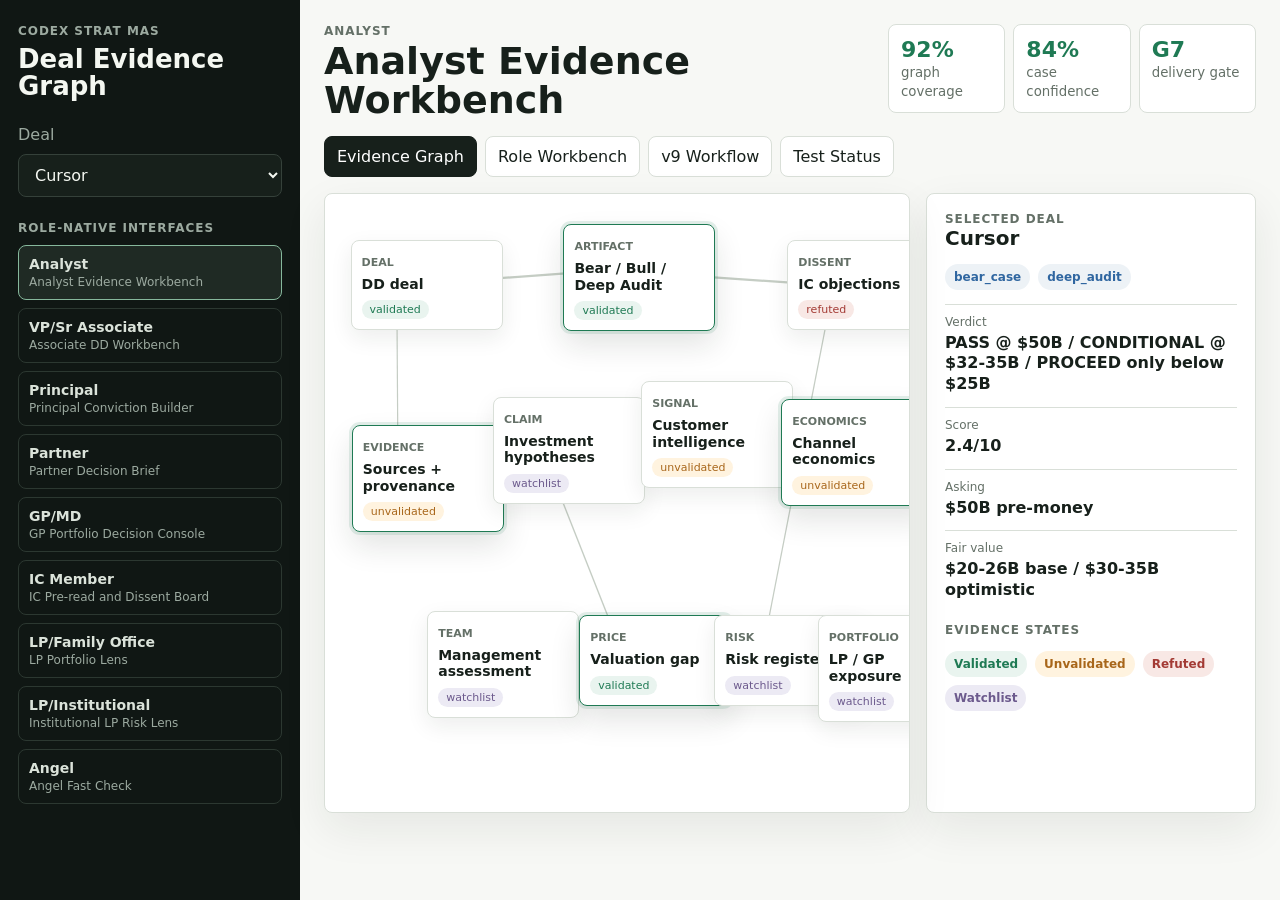
<file: product/deal-evidence-graph/index.html>
<!doctype html>
<html lang="en">
  <head>
    <meta charset="utf-8">
    <meta name="viewport" content="width=device-width, initial-scale=1">
    <title>Deal Evidence Graph</title>
    <link rel="stylesheet" href="./styles.css">
  </head>
  <body>
    <div class="app-shell">
      <aside class="role-rail">
        <div class="brand-block">
          <div class="brand-kicker">CODEX STRAT MAS</div>
          <h1>Deal Evidence Graph</h1>
        </div>
        <div class="rail-section">
          <label for="dealSelect">Deal</label>
          <select id="dealSelect"></select>
        </div>
        <div class="rail-section">
          <div class="section-label">Role-native interfaces</div>
          <div id="roleList" class="role-list"></div>
        </div>
      </aside>

      <main class="workspace">
        <header class="topbar">
          <div>
            <div class="eyebrow" id="selectedRole">Analyst</div>
            <h2 id="interfaceTitle">Analyst Evidence Workbench</h2>
          </div>
          <div class="status-strip">
            <div><span id="coverageMetric">92%</span><small>graph coverage</small></div>
            <div><span id="confidenceMetric">84%</span><small>case confidence</small></div>
            <div><span id="gateMetric">G7</span><small>delivery gate</small></div>
          </div>
        </header>

        <nav class="tabs" aria-label="Workspace tabs">
          <button class="tab-button is-active" data-tab="graph">Evidence Graph</button>
          <button class="tab-button" data-tab="workbench">Role Workbench</button>
          <button class="tab-button" data-tab="pipeline">v9 Workflow</button>
          <button class="tab-button" data-tab="tests">Test Status</button>
        </nav>

        <section id="graph" class="tab-panel is-active">
          <div class="graph-layout">
            <section class="graph-stage" aria-label="Deal evidence graph">
              <svg id="edgeLayer" class="edge-layer" viewBox="0 0 960 560" preserveAspectRatio="none"></svg>
              <div id="graphNodes" class="graph-nodes"></div>
            </section>
            <aside class="inspector">
              <div class="panel-title">Selected deal</div>
              <h3 id="dealTitle">Cursor</h3>
              <div id="dealBadges" class="badge-row"></div>
              <dl class="deal-facts">
                <div><dt>Verdict</dt><dd id="dealVerdict"></dd></div>
                <div><dt>Score</dt><dd id="dealScore"></dd></div>
                <div><dt>Asking</dt><dd id="dealAsking"></dd></div>
                <div><dt>Fair value</dt><dd id="dealFairValue"></dd></div>
              </dl>
              <div class="panel-title">Evidence states</div>
              <div class="state-grid">
                <span class="state state-validated">Validated</span>
                <span class="state state-unvalidated">Unvalidated</span>
                <span class="state state-refuted">Refuted</span>
                <span class="state state-watchlist">Watchlist</span>
              </div>
            </aside>
          </div>
        </section>

        <section id="workbench" class="tab-panel">
          <div class="workbench-grid">
            <section class="role-card">
              <div class="panel-title">Primary product</div>
              <h3 id="primaryProduct">Channel Economics Report</h3>
              <p id="roleJob"></p>
              <div id="focusBlocks" class="focus-blocks"></div>
            </section>
            <section class="claims-panel">
              <div class="panel-title">Decision claims</div>
              <div id="claimList" class="claim-list"></div>
            </section>
            <section class="dissent-panel">
              <div class="panel-title">Dissent and kill switches</div>
              <div id="dissentList" class="dissent-list"></div>
            </section>
          </div>
        </section>

        <section id="pipeline" class="tab-panel">
          <div class="pipeline-header">
            <div>
              <div class="panel-title">BCG-team v9 alignment</div>
              <h3>One graph object through intake, enrichment, decision, and GTM</h3>
            </div>
            <span class="pill">68-stage compatible</span>
          </div>
          <div id="pipelineGrid" class="pipeline-grid"></div>
        </section>

        <section id="tests" class="tab-panel">
          <div class="test-layout">
            <section>
              <div class="panel-title">Prototype execution</div>
              <h3>99% concept executed locally</h3>
              <p>The static product demonstrates role routing, shared evidence graph, DD vector ingestion, v9 workflow mapping, and acceptance checks. Production agent execution and graph DB persistence remain intentionally out of scope for this localhost build.</p>
            </section>
            <section id="testList" class="test-list"></section>
          </div>
        </section>
      </main>
    </div>

    <script src="./app.js"></script>
  </body>
</html>
</file>
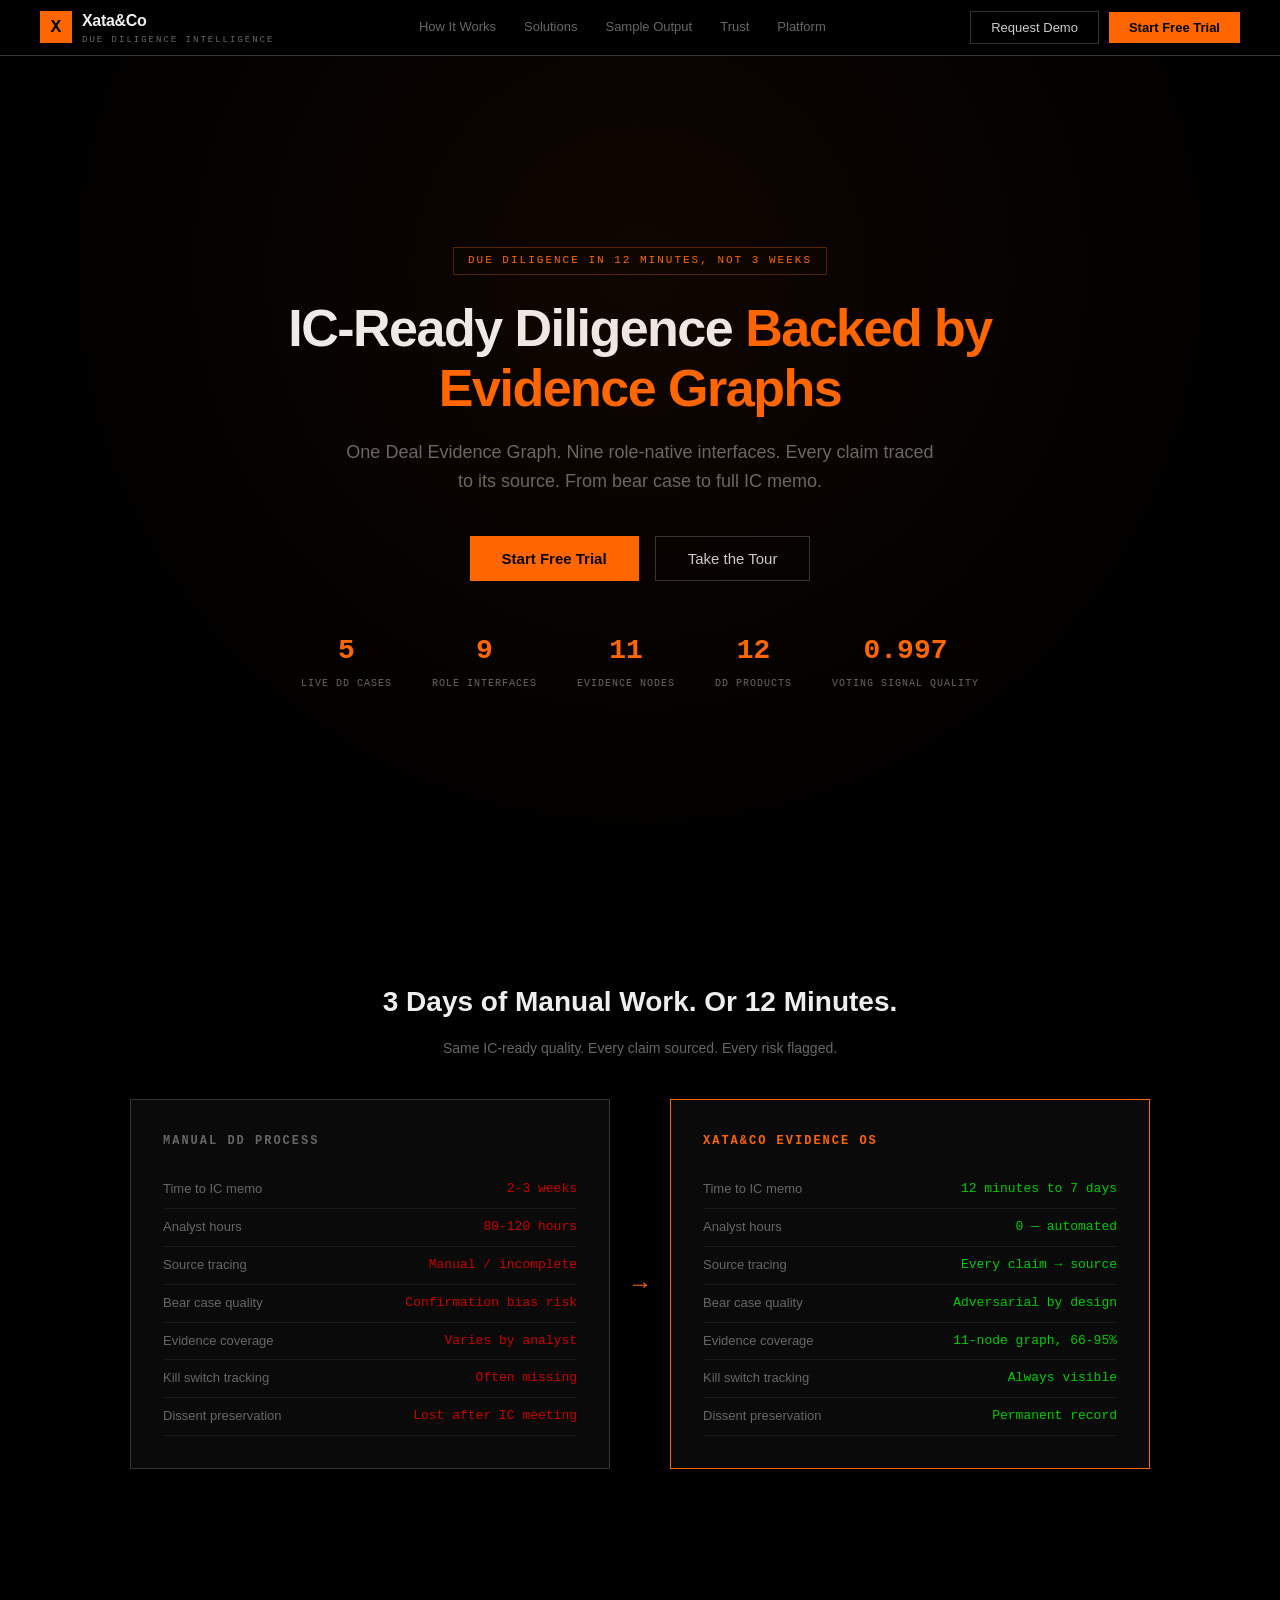
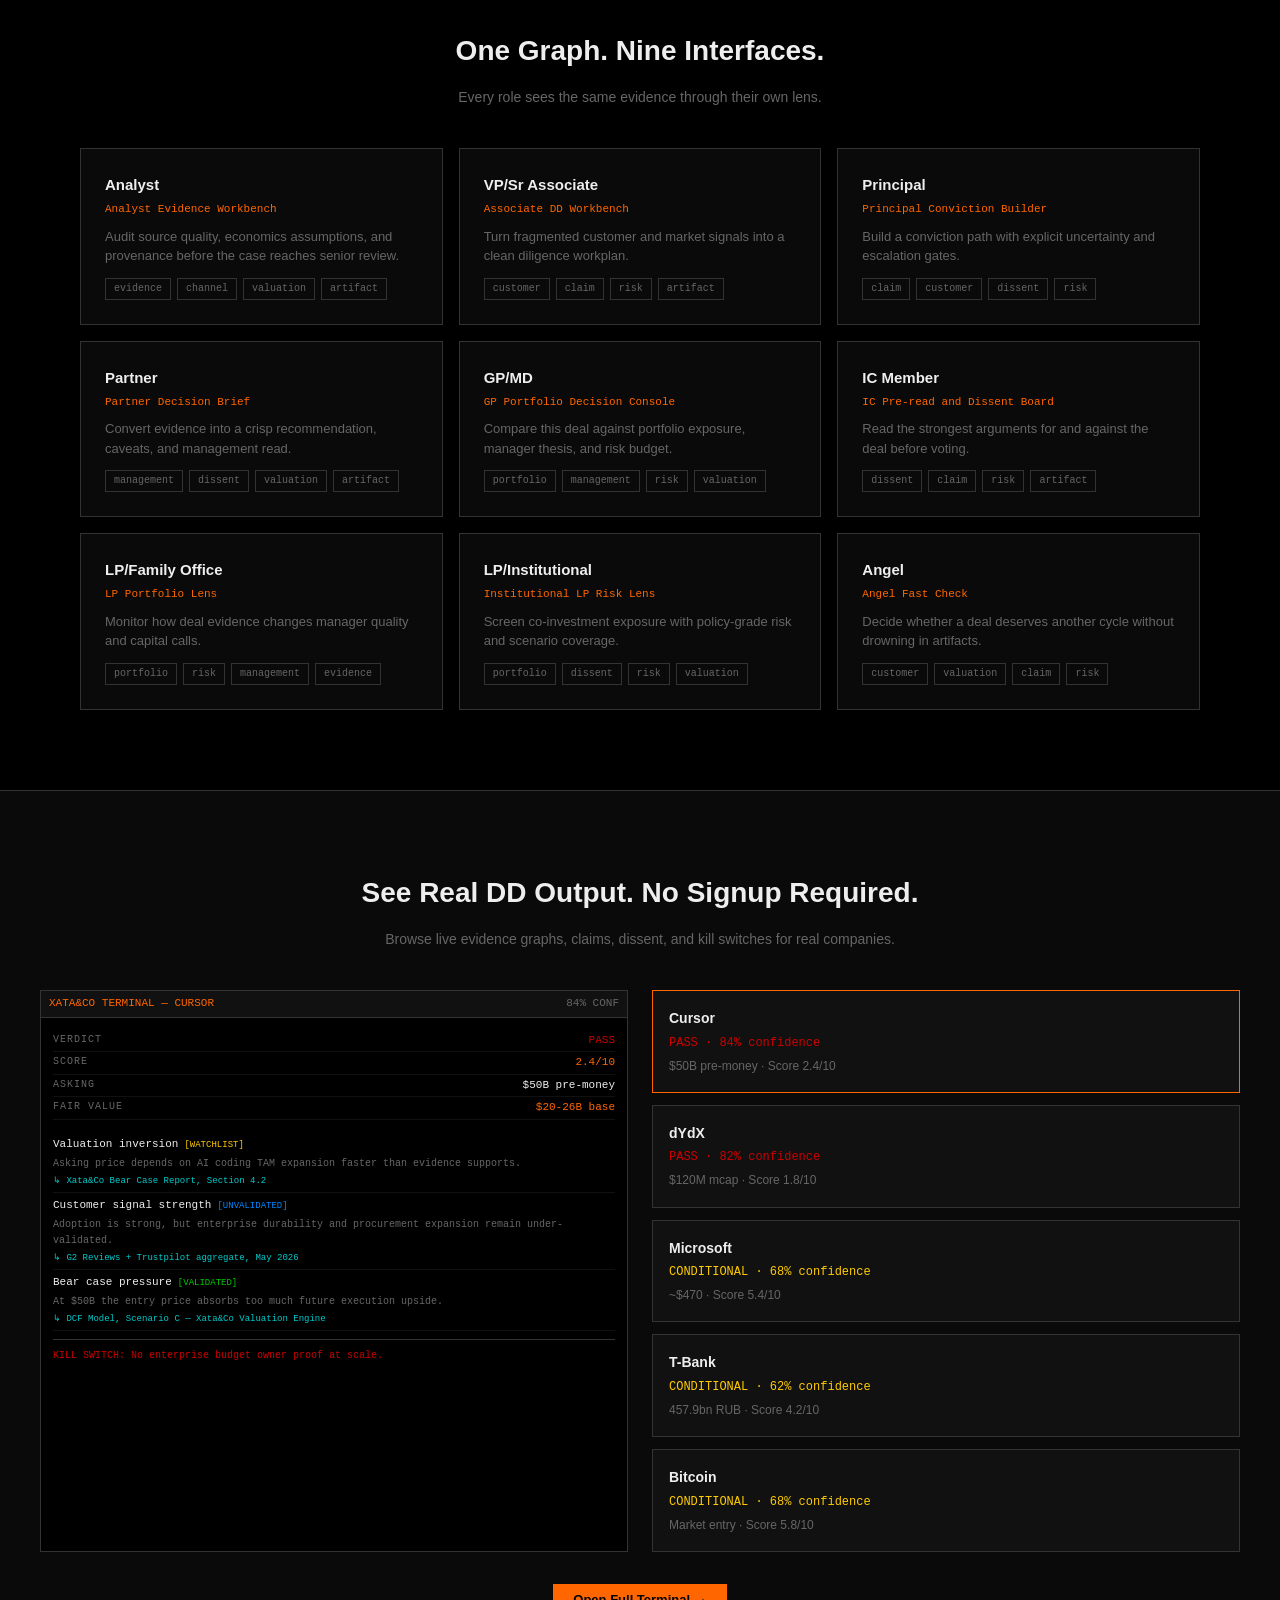
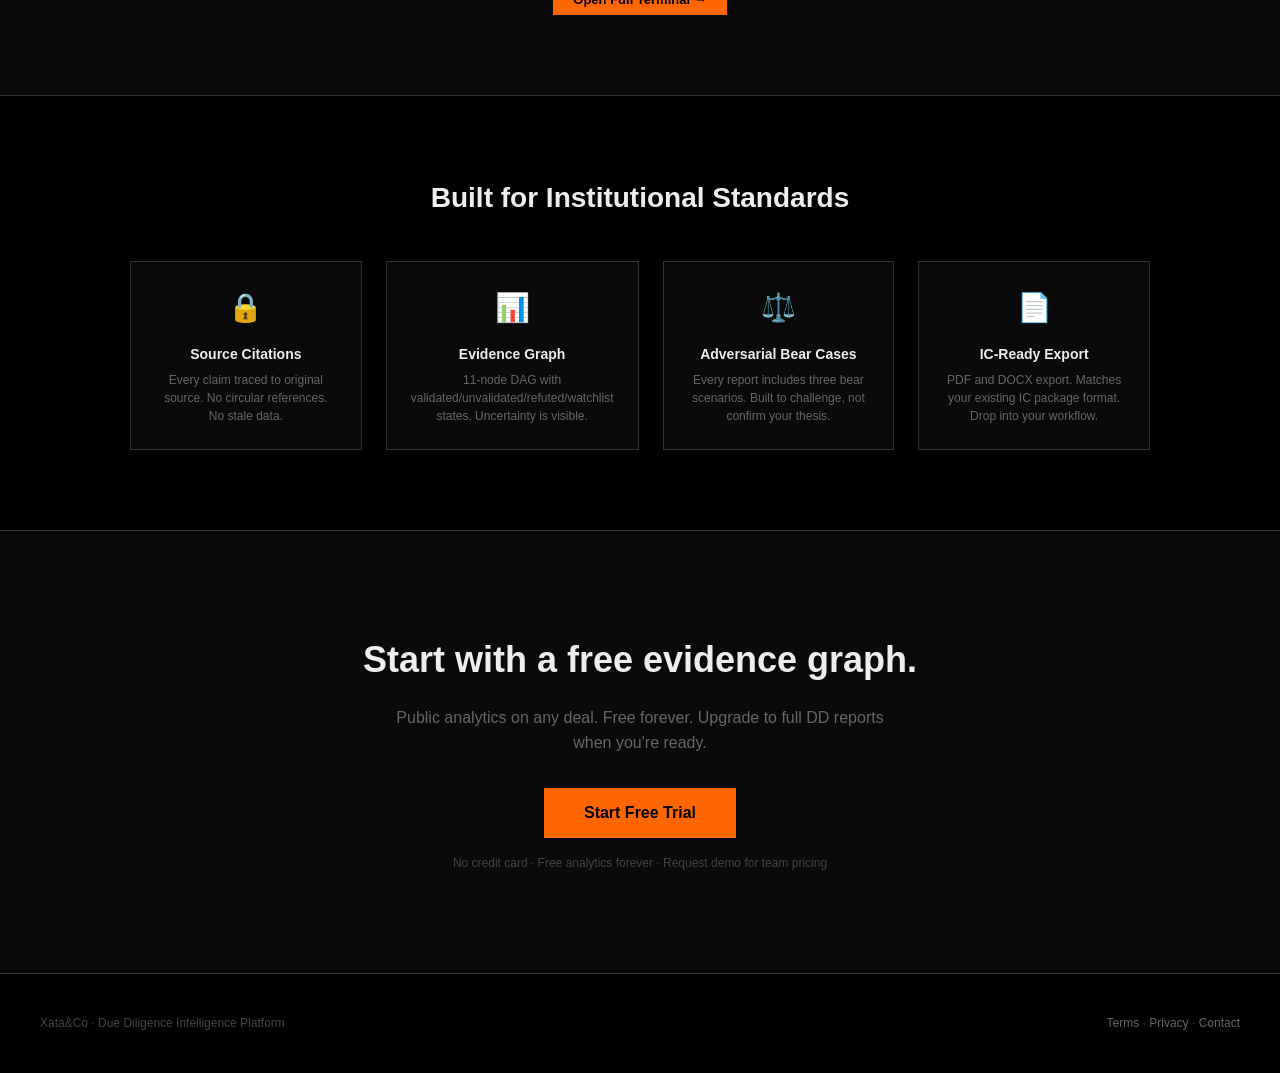
<file: product/xataco-dd-v2/index.html>
<!DOCTYPE html>
<html lang="en">
<head>
<meta charset="UTF-8">
<meta name="viewport" content="width=device-width, initial-scale=1.0">
<title>Xata&Co — Due Diligence Intelligence Platform</title>
<style>
*{margin:0;padding:0;box-sizing:border-box}
:root{
  --black:#000;--bg1:#0a0a0a;--bg2:#111;--bg3:#1a1a1a;--bg4:#222;
  --border:#333;--border-h:#555;--border-a:#ff6600;
  --orange:#ff6600;--amber:#ff8800;--yellow:#ffcc00;--white:#ccc;--bright:#eee;
  --dim:#666;--dark:#444;
  --green:#00cc00;--green-d:#003300;--red:#cc0000;--red-d:#330000;
  --blue:#0088ff;--blue-d:#001133;--cyan:#00cccc;--magenta:#cc00cc;
  --mono:"Courier New","Lucida Console","Monaco",monospace;
  --sans:Inter,-apple-system,BlinkMacSystemFont,"Segoe UI",sans-serif;
}
html{scroll-behavior:smooth}
body{font-family:var(--sans);background:var(--black);color:var(--bright);font-size:14px;line-height:1.6}
a{color:var(--orange);text-decoration:none}
a:hover{text-decoration:underline}
::selection{background:var(--orange);color:var(--black)}
::-webkit-scrollbar{width:6px}
::-webkit-scrollbar-track{background:var(--black)}
::-webkit-scrollbar-thumb{background:var(--dark)}

/* ═══════════════════════════════════════
   LANDING PAGE
   ═══════════════════════════════════════ */

/* NAV */
.nav{position:fixed;top:0;left:0;right:0;z-index:100;background:rgba(0,0,0,0.92);backdrop-filter:blur(12px);border-bottom:1px solid var(--border);padding:0 40px;height:56px;display:flex;align-items:center;justify-content:space-between}
.nav-brand{display:flex;align-items:center;gap:10px}
.nav-logo{width:32px;height:32px;background:var(--orange);display:flex;align-items:center;justify-content:center;font-family:var(--mono);font-weight:900;font-size:18px;color:var(--black)}
.nav-name{font-weight:700;font-size:16px;letter-spacing:-0.3px}
.nav-tag{font-family:var(--mono);font-size:9px;color:var(--dim);letter-spacing:2px;text-transform:uppercase}
.nav-links{display:flex;gap:28px;align-items:center;font-size:13px}
.nav-links a{color:var(--dim);transition:color 0.15s}
.nav-links a:hover{color:var(--bright);text-decoration:none}
.nav-cta{display:flex;gap:10px;align-items:center}
.btn-demo{padding:8px 20px;border:1px solid var(--border);color:var(--white);font-size:13px;font-family:var(--sans);cursor:pointer;background:none;transition:all 0.15s}
.btn-demo:hover{border-color:var(--bright);color:var(--bright)}
.btn-trial{padding:8px 20px;background:var(--orange);color:var(--black);font-size:13px;font-weight:600;font-family:var(--sans);cursor:pointer;border:none;transition:opacity 0.15s}
.btn-trial:hover{opacity:0.9}

/* HERO */
.hero{min-height:100vh;display:flex;flex-direction:column;align-items:center;justify-content:center;text-align:center;padding:120px 40px 80px;position:relative;overflow:hidden}
.hero::before{content:'';position:absolute;top:0;left:0;right:0;bottom:0;background:radial-gradient(ellipse at 50% 30%,rgba(255,102,0,0.06) 0%,transparent 70%);pointer-events:none}
.hero-badge{font-family:var(--mono);font-size:11px;color:var(--orange);border:1px solid rgba(255,102,0,0.3);padding:4px 14px;letter-spacing:2px;text-transform:uppercase;margin-bottom:24px;display:inline-block}
.hero h1{font-size:52px;font-weight:700;letter-spacing:-1.5px;line-height:1.15;max-width:800px;margin-bottom:20px}
.hero h1 span{color:var(--orange)}
.hero-sub{font-size:18px;color:var(--dim);max-width:600px;margin-bottom:40px;line-height:1.6}
.hero-ctas{display:flex;gap:16px;align-items:center;margin-bottom:48px}
.hero-ctas .btn-trial{padding:14px 32px;font-size:15px}
.hero-ctas .btn-demo{padding:13px 32px;font-size:15px}
.hero-proof{display:flex;gap:40px;font-family:var(--mono);font-size:12px;color:var(--dim)}
.hero-proof .hp-item{text-align:center}
.hero-proof .hp-val{font-size:28px;color:var(--orange);font-weight:700;display:block}
.hero-proof .hp-lbl{font-size:10px;letter-spacing:1px;text-transform:uppercase;margin-top:4px}

/* BEFORE / AFTER */
.compare{padding:80px 40px;max-width:1100px;margin:0 auto}
.compare h2{text-align:center;font-size:28px;font-weight:600;margin-bottom:12px}
.compare .sub{text-align:center;color:var(--dim);margin-bottom:40px}
.compare-grid{display:grid;grid-template-columns:1fr 60px 1fr;gap:0;align-items:stretch}
.compare-col{border:1px solid var(--border);padding:32px;background:var(--bg1)}
.compare-col h3{font-family:var(--mono);font-size:12px;letter-spacing:2px;text-transform:uppercase;margin-bottom:20px}
.compare-col.old h3{color:var(--dim)}
.compare-col.new h3{color:var(--orange)}
.compare-col.new{border-color:var(--orange)}
.compare-arrow{display:flex;align-items:center;justify-content:center;font-size:24px;color:var(--orange)}
.compare-row{display:flex;justify-content:space-between;padding:8px 0;border-bottom:1px solid #1a1a1a;font-size:13px}
.compare-row .ck{color:var(--dim)}
.compare-row .cv{font-family:var(--mono)}
.compare-col.old .cv{color:var(--red)}
.compare-col.new .cv{color:var(--green)}

/* ROLES */
.roles-section{padding:80px 40px;max-width:1200px;margin:0 auto}
.roles-section h2{text-align:center;font-size:28px;font-weight:600;margin-bottom:12px}
.roles-section .sub{text-align:center;color:var(--dim);margin-bottom:40px}
.roles-grid{display:grid;grid-template-columns:repeat(3,1fr);gap:16px}
.role-card{border:1px solid var(--border);padding:24px;background:var(--bg1);transition:border-color 0.2s}
.role-card:hover{border-color:var(--border-h)}
.role-card h3{font-size:15px;font-weight:600;margin-bottom:4px}
.role-card .rc-iface{font-family:var(--mono);font-size:11px;color:var(--orange);margin-bottom:8px}
.role-card p{font-size:13px;color:var(--dim);line-height:1.5}
.role-card .rc-nodes{margin-top:12px;display:flex;gap:6px;flex-wrap:wrap}
.role-card .rc-node{font-family:var(--mono);font-size:10px;padding:2px 8px;border:1px solid var(--border);color:var(--dim)}

/* DEALS / SAMPLE OUTPUT */
.deals-section{padding:80px 40px;background:var(--bg1);border-top:1px solid var(--border);border-bottom:1px solid var(--border)}
.deals-inner{max-width:1200px;margin:0 auto}
.deals-section h2{text-align:center;font-size:28px;font-weight:600;margin-bottom:12px}
.deals-section .sub{text-align:center;color:var(--dim);margin-bottom:40px}
.deal-showcase{display:grid;grid-template-columns:1fr 1fr;gap:24px}
.deal-terminal{background:var(--black);border:1px solid var(--border);padding:0;font-family:var(--mono);font-size:11px;overflow:hidden}
.dt-header{background:var(--bg2);padding:4px 8px;border-bottom:1px solid var(--border);display:flex;justify-content:space-between;color:var(--dim)}
.dt-header span:first-child{color:var(--orange)}
.dt-body{padding:12px}
.dt-row{display:flex;justify-content:space-between;padding:2px 0;border-bottom:1px solid #111}
.dt-k{color:var(--dim);text-transform:uppercase;font-size:10px;letter-spacing:1px}
.dt-v{text-align:right}
.dt-pass{color:var(--red)}
.dt-cond{color:var(--yellow)}
.dt-grn{color:var(--green)}
.dt-orn{color:var(--orange)}
.dt-claims{margin-top:12px}
.dt-claim{padding:4px 0;border-bottom:1px solid #111}
.dt-claim .dc-title{color:var(--bright);font-size:11px}
.dt-claim .dc-state{font-size:9px;margin-left:6px}
.dt-claim .dc-body{color:var(--dim);font-size:10px;margin-top:2px}
.dt-claim .dc-src{color:var(--cyan);font-size:9px;margin-top:2px;display:block}

.deal-sidebar{display:flex;flex-direction:column;gap:12px}
.deal-card{border:1px solid var(--border);padding:16px;background:var(--bg2);cursor:pointer;transition:border-color 0.15s}
.deal-card:hover,.deal-card.active{border-color:var(--orange)}
.deal-card h4{font-size:14px;margin-bottom:4px}
.deal-card .dc-verdict{font-family:var(--mono);font-size:12px;margin-bottom:4px}
.deal-card .dc-meta{font-size:12px;color:var(--dim)}

/* TRUST */
.trust-section{padding:80px 40px;max-width:1100px;margin:0 auto;text-align:center}
.trust-section h2{font-size:28px;font-weight:600;margin-bottom:40px}
.trust-grid{display:grid;grid-template-columns:repeat(4,1fr);gap:24px;text-align:center}
.trust-item{padding:24px;border:1px solid var(--border);background:var(--bg1)}
.trust-item .ti-icon{font-size:28px;margin-bottom:12px}
.trust-item h4{font-size:14px;margin-bottom:6px}
.trust-item p{font-size:12px;color:var(--dim);line-height:1.5}

/* CTA */
.final-cta{padding:100px 40px;text-align:center;background:var(--bg1);border-top:1px solid var(--border)}
.final-cta h2{font-size:36px;font-weight:700;margin-bottom:16px}
.final-cta p{color:var(--dim);font-size:16px;margin-bottom:32px;max-width:500px;margin-left:auto;margin-right:auto}
.final-cta .btn-trial{padding:16px 40px;font-size:16px}
.final-cta .fc-sub{margin-top:16px;font-size:12px;color:var(--dark)}

/* FOOTER */
.footer{padding:40px;border-top:1px solid var(--border);display:flex;justify-content:space-between;align-items:center;font-size:12px;color:var(--dark)}
.footer a{color:var(--dim)}

/* ═══════════════════════════════════════
   TERMINAL (opens via CTA)
   ═══════════════════════════════════════ */
.terminal-overlay{display:none;position:fixed;top:0;left:0;right:0;bottom:0;z-index:200;background:var(--black)}
.terminal-overlay.active{display:block}
.t-shell{display:grid;grid-template-columns:200px 1fr;grid-template-rows:24px 28px 1fr 20px;height:100vh;font-family:var(--mono);font-size:11px}

/* Terminal header */
.t-header{grid-column:1/-1;background:var(--bg2);border-bottom:1px solid var(--border);display:flex;align-items:center;padding:0 8px;gap:10px;font-size:10px}
.t-hdr-brand{color:var(--orange);font-weight:bold;font-size:11px;letter-spacing:2px}
.t-hdr-sep{color:var(--dark)}
.t-hdr-dim{color:var(--dim)}
.t-hdr-val{color:var(--amber)}
.t-hdr-grn{color:var(--green)}
.t-hdr-right{margin-left:auto;display:flex;gap:10px;align-items:center}
.t-hdr-time{color:var(--yellow)}
.t-hdr-close{color:var(--red);cursor:pointer;padding:0 6px;font-size:12px}
.t-hdr-close:hover{color:#ff4444}

/* Function keys */
.t-fnbar{grid-column:1/-1;background:var(--bg1);border-bottom:1px solid var(--border);display:flex;align-items:center;padding:0 8px}
.t-fn{padding:4px 10px;color:var(--dim);border-right:1px solid var(--border);font-size:10px;cursor:pointer;display:flex;align-items:center;gap:3px}
.t-fn:hover{background:var(--bg3);color:var(--white)}
.t-fn.active{background:var(--orange);color:var(--black);font-weight:bold}
.t-fn .fn-num{font-size:8px;color:var(--dark)}
.t-fn.active .fn-num{color:var(--bg2)}
.t-fn-spacer{flex:1}
.t-fn-deal{display:flex;align-items:center;gap:4px;padding:0 8px;border-left:1px solid var(--border)}
.t-fn-deal select{font-family:var(--mono);font-size:10px;background:var(--bg2);color:var(--orange);border:1px solid var(--border);padding:2px 4px}

/* Sidebar */
.t-sidebar{grid-row:3;background:var(--bg1);border-right:1px solid var(--border);overflow-y:auto;font-size:10px}
.t-sb-hdr{background:var(--bg2);border-bottom:1px solid var(--border);padding:3px 6px;color:var(--orange);letter-spacing:2px;display:flex;justify-content:space-between}
.t-sb-hdr span{color:var(--dim)}
.t-role{text-align:left;padding:3px 6px;display:flex;flex-direction:column;border-bottom:1px solid #1a1a1a;cursor:pointer;width:100%;background:none;border-left:none;border-right:none;border-top:none;font-family:var(--mono);font-size:10px;color:var(--white)}
.t-role:hover{background:var(--bg2)}
.t-role.active{background:var(--bg3);border-left:2px solid var(--orange);padding-left:4px}
.t-role.active .tr-name{color:var(--orange)}
.t-role .tr-name{font-size:10px}
.t-role .tr-iface{color:var(--dim);font-size:9px}

/* Main */
.t-main{grid-row:3;overflow-y:auto;background:var(--black)}
.t-panel{display:none;height:100%}
.t-panel.active{display:flex;flex-direction:column}

/* Statusbar */
.t-status{grid-column:1/-1;background:var(--bg2);border-top:1px solid var(--border);display:flex;align-items:center;padding:0 8px;gap:14px;font-size:9px;color:var(--dim)}
.t-st-orn{color:var(--orange)}
.t-st-grn{color:var(--green)}
.t-st-right{margin-left:auto;display:flex;gap:14px}

/* Graph */
.t-graph-wrap{flex:1;position:relative;overflow:hidden}
.t-graph-wrap svg{position:absolute;top:0;left:0;width:100%;height:100%;pointer-events:none}
.t-graph-wrap svg line{stroke:var(--dark);stroke-width:1;opacity:0.5}
.t-graph-wrap svg line.active{stroke:var(--orange);opacity:0.9;stroke-width:2}
.gnode{position:absolute;border:1px solid var(--border);padding:4px 6px;min-width:100px;cursor:pointer;background:var(--bg1);font-size:10px}
.gnode:hover{border-color:var(--border-h)}
.gnode.focus{border-color:var(--orange);background:var(--bg2)}
.gnode .gn-type{color:var(--dim);font-size:8px;letter-spacing:1px;text-transform:uppercase}
.gnode .gn-title{color:var(--white);font-size:10px}
.gnode.focus .gn-title{color:var(--orange)}
.gnode .gn-state{font-size:9px}
.gnode .gn-vsq{font-size:8px;color:var(--cyan);display:none}
.gnode.focus .gn-vsq{display:block}
.st-validated{color:var(--green)}.st-unvalidated{color:var(--blue)}.st-refuted{color:var(--red)}.st-watchlist{color:var(--yellow)}

/* Inspector */
.t-insp{display:grid;grid-template-columns:1fr 1fr 280px;border-top:1px solid var(--border);min-height:180px}
.t-insp>div{border-right:1px solid var(--border);overflow-y:auto;max-height:200px}
.t-insp>div:last-child{border-right:none}
.t-sec-hdr{background:var(--bg2);border-bottom:1px solid var(--border);padding:2px 6px;color:var(--orange);font-size:9px;letter-spacing:2px;display:flex;justify-content:space-between}
.t-sec-hdr .sh-dim{color:var(--dim);letter-spacing:0}
.t-insp-row{padding:3px 6px;border-bottom:1px solid #1a1a1a;font-size:10px}
.t-insp-row:hover{background:var(--bg2)}
.t-insp-row .ir-title{color:var(--white)}
.t-insp-row .ir-body{color:var(--dim);font-size:9px;margin-top:1px}
.t-insp-row .ir-src{color:var(--cyan);font-size:8px;margin-top:1px;cursor:pointer}
.t-insp-row .ir-src:hover{text-decoration:underline}
.dissent-r{padding:3px 6px;border-bottom:1px solid #1a1a1a;font-size:10px;border-left:2px solid var(--red);margin:1px 0 1px 4px}
.dissent-r.kill{border-left-color:var(--red);background:var(--red-d);color:var(--red)}
.fact-r{display:flex;justify-content:space-between;padding:2px 6px;border-bottom:1px solid #1a1a1a;font-size:10px}
.fact-r .fk{color:var(--dim);text-transform:uppercase;font-size:9px}
.fact-r .fv{color:var(--amber);text-align:right}
.dp-pass{color:var(--red)}.dp-conditional{color:var(--yellow)}

/* VQ bar */
.t-vq{display:flex;border-top:1px solid var(--border);background:var(--bg1);font-size:9px}
.t-vq-item{flex:1;padding:2px 6px;border-right:1px solid var(--border)}
.t-vq-item:last-child{border-right:none}
.t-vq-item .vn{color:var(--dim)}.t-vq-item .vv{color:var(--green);font-size:11px}

/* Workbench */
.t-wb-top{display:grid;grid-template-columns:1fr 240px;border-bottom:1px solid var(--border)}
.t-wb-info{padding:8px}
.t-wb-info h2{color:var(--orange);font-size:13px;font-weight:bold;letter-spacing:1px}
.t-wb-info p{color:var(--dim);font-size:10px;margin-top:2px}
.t-wb-chips{display:flex;gap:4px;margin-top:6px;flex-wrap:wrap}
.t-wb-chip{padding:1px 6px;border:1px solid var(--border);font-size:9px;color:var(--dim)}
.t-wb-chip.pri{border-color:var(--orange);color:var(--orange)}
.t-wb-prod{padding:8px;border-left:1px solid var(--border);text-align:right}
.t-wb-prod .wp-l{color:var(--dim);font-size:8px;letter-spacing:1px}
.t-wb-prod .wp-n{color:var(--amber);font-size:12px;margin-top:2px}
.t-wb-prod .wp-r{color:var(--dim);font-size:9px;margin-top:2px}
.t-wb-blocks{display:grid;grid-template-columns:repeat(3,1fr);flex:1}
.t-wb-block{border-right:1px solid var(--border);border-bottom:1px solid var(--border);padding:8px;display:flex;flex-direction:column;font-size:10px}
.t-wb-block:nth-child(3n){border-right:none}
.t-wb-block h3{color:var(--white);font-size:11px;margin-bottom:4px}
.t-wb-block p{color:var(--dim);font-size:10px;flex:1}
.t-wb-block .tag-free{color:var(--green);border:1px solid var(--green);padding:0 4px;font-size:9px;display:inline-block;margin-top:6px}
.t-wb-block .tag-paid{color:var(--dim);font-size:9px;margin-top:6px}
.t-wb-cta{display:flex;justify-content:space-between;align-items:center;border-top:1px solid var(--orange);padding:6px 8px;background:var(--bg1)}
.t-wb-cta .wc-text{color:var(--white);font-size:11px}
.t-wb-cta .wc-sub{color:var(--dim);font-size:9px}
.t-wb-cta-btn{background:var(--orange);color:var(--black);padding:4px 14px;font-weight:bold;font-size:11px;cursor:pointer;border:none;font-family:var(--mono)}

/* Signal rows */
.t-sig-hdr{display:flex;justify-content:space-between;padding:4px 8px;background:var(--bg1);border-bottom:1px solid var(--border);align-items:center}
.t-sig-filters{display:flex;gap:0}
.t-sig-fb{padding:2px 8px;font-size:9px;color:var(--dim);border:1px solid var(--border);border-left:none;cursor:pointer;background:none;font-family:var(--mono)}
.t-sig-fb:first-child{border-left:1px solid var(--border)}
.t-sig-fb:hover{background:var(--bg2);color:var(--white)}
.t-sig-fb.active{background:var(--orange);color:var(--black);font-weight:bold}
.t-sig-row{display:grid;grid-template-columns:70px 1fr 60px 80px;padding:3px 8px;border-bottom:1px solid #1a1a1a;font-size:10px;align-items:center}
.t-sig-row:hover{background:var(--bg2)}
.sr-demand{color:var(--cyan)}.sr-ecosystem{color:var(--green)}.sr-referral{color:var(--magenta)}.sr-content{color:var(--blue)}.sr-niche{color:var(--yellow)}
.sr-str{display:flex;gap:1px}.sr-str .sd{width:3px;height:8px;background:var(--dark)}.sr-str .sd.on{background:var(--orange)}

/* Engine cards */
.t-eng-top{display:grid;grid-template-columns:repeat(5,1fr);border-bottom:1px solid var(--border)}
.t-eng-card{border-right:1px solid var(--border);padding:6px;font-size:10px}
.t-eng-card:last-child{border-right:none}
.t-eng-card .ec-rank{color:var(--dark);font-size:14px;float:right}
.t-eng-card .ec-name{color:var(--orange);font-size:11px;font-weight:bold;margin-bottom:4px}
.t-eng-card .ec-desc{color:var(--dim);font-size:9px;margin-bottom:6px}
.t-eng-card .ec-stats{display:flex;gap:10px}
.t-eng-card .ev{font-size:12px;font-weight:bold}.t-eng-card .el{font-size:8px;color:var(--dim);text-transform:uppercase}
.t-eng-bar{height:2px;background:var(--bg3);margin-top:4px}.t-eng-bar-fill{height:100%}

/* Analytics */
.t-an-metrics{display:grid;grid-template-columns:repeat(4,1fr);border-bottom:1px solid var(--border)}
.t-an-m{border-right:1px solid var(--border);padding:8px;text-align:center}.t-an-m:last-child{border-right:none}
.t-an-m .av{font-size:18px;color:var(--amber);font-weight:bold}.t-an-m .al{font-size:8px;color:var(--dim);letter-spacing:1px;text-transform:uppercase;margin-top:2px}
.t-an-charts{display:grid;grid-template-columns:1fr 1fr;flex:1}
.t-an-chart{border-right:1px solid var(--border);border-bottom:1px solid var(--border);padding:8px}
.t-an-chart:nth-child(2n){border-right:none}
.t-an-chart .ac-t{color:var(--dim);font-size:8px;letter-spacing:1px;text-transform:uppercase;margin-bottom:6px}
.t-chart-bars{display:flex;align-items:flex-end;gap:3px;height:80px}
.t-chart-bar{flex:1;min-width:10px;position:relative}.t-chart-bar .bv{position:absolute;top:-12px;left:50%;transform:translateX(-50%);font-size:8px;color:var(--dim)}.t-chart-bar .bl{position:absolute;bottom:-12px;left:50%;transform:translateX(-50%);font-size:7px;color:var(--dark);white-space:nowrap}
.t-risk-row{display:flex;align-items:center;gap:4px;margin-bottom:2px;font-size:9px}
.t-risk-bar{height:10px;min-width:3px}
.t-an-cta{display:flex;justify-content:space-between;align-items:center;padding:4px 8px;border-top:1px solid var(--orange);background:var(--bg1);font-size:10px}
.t-an-cta span{color:var(--dim)}.t-an-cta button{background:var(--orange);color:var(--black);padding:3px 10px;font-weight:bold;border:none;font-family:var(--mono);font-size:10px;cursor:pointer}

/* Data table */
.t-dtable{width:100%;border-collapse:collapse;font-size:10px}
.t-dtable th{text-align:left;padding:2px 6px;color:var(--dim);font-size:9px;letter-spacing:1px;border-bottom:1px solid var(--border);background:var(--bg1);font-weight:normal;text-transform:uppercase;position:sticky;top:0}
.t-dtable td{padding:2px 6px;border-bottom:1px solid #1a1a1a}
.t-dtable tr:hover td{background:var(--bg2)}
.t-d-orn{color:var(--orange)}.t-d-grn{color:var(--green)}.t-d-dim{color:var(--dim)}.t-d-cyn{color:var(--cyan)}.t-d-wht{color:var(--white);font-weight:bold}

/* Responsive */
@media(max-width:900px){
  .hero h1{font-size:32px}
  .compare-grid{grid-template-columns:1fr;gap:16px}
  .compare-arrow{display:none}
  .roles-grid{grid-template-columns:1fr}
  .deal-showcase{grid-template-columns:1fr}
  .trust-grid{grid-template-columns:repeat(2,1fr)}
  .t-shell{grid-template-columns:1fr}
  .t-sidebar{display:none}
  .t-eng-top{grid-template-columns:repeat(2,1fr)}
}
</style>
</head>
<body>

<!-- ═══ NAVIGATION ═══ -->
<nav class="nav">
  <div class="nav-brand">
    <div class="nav-logo">X</div>
    <div><div class="nav-name">Xata&Co</div><div class="nav-tag">Due Diligence Intelligence</div></div>
  </div>
  <div class="nav-links">
    <a href="#compare">How It Works</a>
    <a href="#roles">Solutions</a>
    <a href="#deals">Sample Output</a>
    <a href="#trust">Trust</a>
    <a href="#" onclick="openTerminal();return false">Platform</a>
  </div>
  <div class="nav-cta">
    <button class="btn-demo" onclick="document.getElementById('cta-section').scrollIntoView({behavior:'smooth'})">Request Demo</button>
    <button class="btn-trial" onclick="openTerminal()">Start Free Trial</button>
  </div>
</nav>

<!-- ═══ HERO ═══ -->
<section class="hero">
  <div class="hero-badge">Due Diligence in 12 Minutes, Not 3 Weeks</div>
  <h1>IC-Ready Diligence <span>Backed by Evidence Graphs</span></h1>
  <p class="hero-sub">One Deal Evidence Graph. Nine role-native interfaces. Every claim traced to its source. From bear case to full IC memo.</p>
  <div class="hero-ctas">
    <button class="btn-trial" onclick="openTerminal()">Start Free Trial</button>
    <button class="btn-demo" onclick="document.getElementById('cta-section').scrollIntoView({behavior:'smooth'})">Take the Tour</button>
  </div>
  <div class="hero-proof">
    <div class="hp-item"><span class="hp-val">5</span><span class="hp-lbl">Live DD Cases</span></div>
    <div class="hp-item"><span class="hp-val">9</span><span class="hp-lbl">Role Interfaces</span></div>
    <div class="hp-item"><span class="hp-val">11</span><span class="hp-lbl">Evidence Nodes</span></div>
    <div class="hp-item"><span class="hp-val">12</span><span class="hp-lbl">DD Products</span></div>
    <div class="hp-item"><span class="hp-val">0.997</span><span class="hp-lbl">Voting Signal Quality</span></div>
  </div>
</section>

<!-- ═══ BEFORE / AFTER ═══ -->
<section class="compare" id="compare">
  <h2>3 Days of Manual Work. Or 12 Minutes.</h2>
  <p class="sub">Same IC-ready quality. Every claim sourced. Every risk flagged.</p>
  <div class="compare-grid">
    <div class="compare-col old">
      <h3>Manual DD Process</h3>
      <div class="compare-row"><span class="ck">Time to IC memo</span><span class="cv">2-3 weeks</span></div>
      <div class="compare-row"><span class="ck">Analyst hours</span><span class="cv">80-120 hours</span></div>
      <div class="compare-row"><span class="ck">Source tracing</span><span class="cv">Manual / incomplete</span></div>
      <div class="compare-row"><span class="ck">Bear case quality</span><span class="cv">Confirmation bias risk</span></div>
      <div class="compare-row"><span class="ck">Evidence coverage</span><span class="cv">Varies by analyst</span></div>
      <div class="compare-row"><span class="ck">Kill switch tracking</span><span class="cv">Often missing</span></div>
      <div class="compare-row"><span class="ck">Dissent preservation</span><span class="cv">Lost after IC meeting</span></div>
    </div>
    <div class="compare-arrow">→</div>
    <div class="compare-col new">
      <h3>Xata&Co Evidence OS</h3>
      <div class="compare-row"><span class="ck">Time to IC memo</span><span class="cv">12 minutes to 7 days</span></div>
      <div class="compare-row"><span class="ck">Analyst hours</span><span class="cv">0 — automated</span></div>
      <div class="compare-row"><span class="ck">Source tracing</span><span class="cv">Every claim → source</span></div>
      <div class="compare-row"><span class="ck">Bear case quality</span><span class="cv">Adversarial by design</span></div>
      <div class="compare-row"><span class="ck">Evidence coverage</span><span class="cv">11-node graph, 66-95%</span></div>
      <div class="compare-row"><span class="ck">Kill switch tracking</span><span class="cv">Always visible</span></div>
      <div class="compare-row"><span class="ck">Dissent preservation</span><span class="cv">Permanent record</span></div>
    </div>
  </div>
</section>

<!-- ═══ ROLES ═══ -->
<section class="roles-section" id="roles">
  <h2>One Graph. Nine Interfaces.</h2>
  <p class="sub">Every role sees the same evidence through their own lens.</p>
  <div class="roles-grid" id="rolesGrid"></div>
</section>

<!-- ═══ SAMPLE OUTPUT ═══ -->
<section class="deals-section" id="deals">
  <div class="deals-inner">
    <h2>See Real DD Output. No Signup Required.</h2>
    <p class="sub">Browse live evidence graphs, claims, dissent, and kill switches for real companies.</p>
    <div class="deal-showcase">
      <div class="deal-terminal" id="dealTerminal"></div>
      <div class="deal-sidebar" id="dealSidebar"></div>
    </div>
    <div style="text-align:center;margin-top:32px">
      <button class="btn-trial" onclick="openTerminal()">Open Full Terminal →</button>
    </div>
  </div>
</section>

<!-- ═══ TRUST ═══ -->
<section class="trust-section" id="trust">
  <h2>Built for Institutional Standards</h2>
  <div class="trust-grid">
    <div class="trust-item">
      <div class="ti-icon">🔒</div>
      <h4>Source Citations</h4>
      <p>Every claim traced to original source. No circular references. No stale data.</p>
    </div>
    <div class="trust-item">
      <div class="ti-icon">📊</div>
      <h4>Evidence Graph</h4>
      <p>11-node DAG with validated/unvalidated/refuted/watchlist states. Uncertainty is visible.</p>
    </div>
    <div class="trust-item">
      <div class="ti-icon">⚖️</div>
      <h4>Adversarial Bear Cases</h4>
      <p>Every report includes three bear scenarios. Built to challenge, not confirm your thesis.</p>
    </div>
    <div class="trust-item">
      <div class="ti-icon">📄</div>
      <h4>IC-Ready Export</h4>
      <p>PDF and DOCX export. Matches your existing IC package format. Drop into your workflow.</p>
    </div>
  </div>
</section>

<!-- ═══ FINAL CTA ═══ -->
<section class="final-cta" id="cta-section">
  <h2>Start with a free evidence graph.</h2>
  <p>Public analytics on any deal. Free forever. Upgrade to full DD reports when you're ready.</p>
  <button class="btn-trial" onclick="openTerminal()">Start Free Trial</button>
  <div class="fc-sub">No credit card · Free analytics forever · Request demo for team pricing</div>
</section>

<!-- ═══ FOOTER ═══ -->
<footer class="footer">
  <span>Xata&Co · Due Diligence Intelligence Platform</span>
  <span><a href="#">Terms</a> · <a href="#">Privacy</a> · <a href="#">Contact</a></span>
</footer>

<!-- ═══════════════════════════════════════
     TERMINAL OVERLAY
     ═══════════════════════════════════════ -->
<div class="terminal-overlay" id="terminalOverlay">
<div class="t-shell">
  <div class="t-header">
    <span class="t-hdr-brand">XATA&CO</span><span class="t-hdr-sep">|</span>
    <span class="t-hdr-dim">DEAL EVIDENCE TERMINAL</span><span class="t-hdr-sep">|</span>
    <span class="t-hdr-dim">CVG <span class="t-hdr-val" id="tmCov">66%</span></span>
    <span class="t-hdr-dim">CONF <span class="t-hdr-val" id="tmConf">84%</span></span>
    <span class="t-hdr-dim">VSQ <span class="t-hdr-grn">0.997</span></span>
    <span class="t-hdr-dim">NODES <span class="t-hdr-val">11</span></span>
    <span class="t-hdr-dim">GATE <span class="t-hdr-val" id="tmGate">G7</span></span>
    <span class="t-hdr-right">
      <span class="t-hdr-time" id="clock"></span>
      <span class="t-hdr-close" onclick="closeTerminal()" title="Close terminal">✕ ESC</span>
    </span>
  </div>
  <div class="t-fnbar">
    <button class="t-fn active" data-tab="graph" onclick="showTab('graph')"><span class="fn-num">1</span> GRAPH</button>
    <button class="t-fn" data-tab="workbench" onclick="showTab('workbench')"><span class="fn-num">2</span> WKBNCH</button>
    <button class="t-fn" data-tab="signals" onclick="showTab('signals')"><span class="fn-num">3</span> SIGNALS</button>
    <button class="t-fn" data-tab="engines" onclick="showTab('engines')"><span class="fn-num">4</span> ENGINES</button>
    <button class="t-fn" data-tab="analytics" onclick="showTab('analytics')"><span class="fn-num">5</span> ANALYTICS</button>
    <div class="t-fn-spacer"></div>
    <div class="t-fn-deal"><span style="color:var(--dim)">DEAL</span><select id="dealSelect" onchange="switchDeal(this.value)"></select></div>
  </div>
  <aside class="t-sidebar"><div class="t-sb-hdr">ROLES <span>9</span></div><div id="roleList"></div></aside>
  <div class="t-main">
    <!-- GRAPH -->
    <div class="t-panel active" id="panel-graph">
      <div class="t-graph-wrap" id="graphContainer"><svg id="edgeSvg"></svg><div id="graphNodes"></div></div>
      <div class="t-insp">
        <div><div class="t-sec-hdr">CLAIMS <span class="sh-dim" id="claimCount"></span></div><div id="claimList"></div></div>
        <div><div class="t-sec-hdr">DISSENT / KILL SWITCHES</div><div id="dissentList"></div></div>
        <div><div class="t-sec-hdr">DEAL FACTS</div><div id="dealFacts"></div></div>
      </div>
      <div class="t-vq">
        <div class="t-vq-item"><span class="vn">MEDIAN AGG</span> <span class="vv">0.9966</span></div>
        <div class="t-vq-item"><span class="vn">EXPERT RTG</span> <span class="vv">0.9972</span></div>
        <div class="t-vq-item"><span class="vn">CALIB BNTY</span> <span class="vv">0.9968</span></div>
        <div class="t-vq-item" style="text-align:right"><span class="vn">VSQ</span> <span style="color:var(--orange);font-size:8px">TOURNAMENT VALIDATED</span></div>
      </div>
    </div>
    <!-- WORKBENCH -->
    <div class="t-panel" id="panel-workbench">
      <div class="t-wb-top"><div class="t-wb-info"><h2 id="wbTitle"></h2><p id="wbJob"></p><div class="t-wb-chips" id="wbChips"></div></div><div class="t-wb-prod"><div class="wp-l">PRIMARY PRODUCT</div><div class="wp-n" id="wbProduct"></div><div class="wp-r" id="wbRank"></div></div></div>
      <div class="t-wb-blocks" id="wbBlocks"></div>
      <div class="t-wb-cta" id="wbCta"></div>
    </div>
    <!-- SIGNALS -->
    <div class="t-panel" id="panel-signals">
      <div class="t-sig-hdr"><span style="color:var(--orange)">SIGNAL FEED — <span id="sigDeal"></span></span><div class="t-sig-filters"><button class="t-sig-fb active" data-filter="all" onclick="filterSig('all')">ALL</button><button class="t-sig-fb" data-filter="demand" onclick="filterSig('demand')">DEMAND</button><button class="t-sig-fb" data-filter="ecosystem" onclick="filterSig('ecosystem')">ECO</button><button class="t-sig-fb" data-filter="referral" onclick="filterSig('referral')">REF</button><button class="t-sig-fb" data-filter="content" onclick="filterSig('content')">CTN</button><button class="t-sig-fb" data-filter="niche" onclick="filterSig('niche')">NICHE</button></div></div>
      <div style="flex:1;overflow-y:auto" id="sigFeed"></div>
    </div>
    <!-- ENGINES -->
    <div class="t-panel" id="panel-engines">
      <div class="t-sec-hdr">TOP 5 EFFICIENCY MECHANISMS <span class="sh-dim">100-CYCLE TOURNAMENT | 25/30 PROMOTED</span></div>
      <div class="t-eng-top" id="engGrid"></div>
      <div class="t-sec-hdr">ALL PROMOTED <span class="sh-dim">SORTED BY LIFT</span></div>
      <div style="flex:1;overflow-y:auto"><table class="t-dtable" id="mechTbl"></table></div>
    </div>
    <!-- ANALYTICS -->
    <div class="t-panel" id="panel-analytics">
      <div class="t-sec-hdr">FREE ANALYTICS — <span id="anDeal" style="color:var(--amber)"></span> <span class="sh-dim" style="margin-left:auto">FREE FOREVER</span></div>
      <div class="t-an-metrics" id="anMetrics"></div>
      <div class="t-an-charts">
        <div class="t-an-chart"><div class="ac-t">COMPETITIVE POSITION</div><div class="t-chart-bars" id="compChart"></div></div>
        <div class="t-an-chart"><div class="ac-t">SENTIMENT TREND</div><div class="t-chart-bars" id="sentChart"></div></div>
        <div class="t-an-chart"><div class="ac-t">RISK HEATMAP</div><div id="riskMap"></div></div>
        <div class="t-an-chart"><div class="ac-t">EVIDENCE COVERAGE</div><div class="t-chart-bars" id="covChart"></div></div>
      </div>
      <div class="t-an-cta"><span>FREE TIER SHOWS PUBLIC SIGNALS. DD REPORTS ADD PROPRIETARY RESEARCH + BEAR CASES.</span><button onclick="document.getElementById('cta-section').scrollIntoView();closeTerminal()">REQUEST DEMO &gt;&gt;</button></div>
    </div>
  </div>
  <div class="t-status">
    <span class="t-st-orn">XATA&CO TERMINAL v3.0</span>
    <span>DEAL: <span class="t-st-orn" id="sbDeal"></span></span>
    <span>ROLE: <span id="sbRole"></span></span>
    <span>VERDICT: <span id="sbVerdict"></span></span>
    <span class="t-st-right"><span class="t-st-grn">● CONNECTED</span><span>11 NODES</span><span id="sbDate"></span></span>
  </div>
</div>
</div>

<script>
// ═══ DATA ═══
const ROLES=[{role:"Analyst",iface:"Analyst Evidence Workbench",product:"Channel Economics Report",rank:10,job:"Audit source quality, economics assumptions, and provenance before the case reaches senior review.",focus:["source coverage","unit economics","provenance","unvalidated claims"],nodes:["evidence","channel","valuation","artifact"],blocks:[{t:"Source Provenance Audit",d:"Every claim traced to its original source. Red flags on circular references.",tag:"FREE"},{t:"Unit Economics Validator",d:"LTV/CAC/payback cross-check against industry benchmarks.",tag:"PAID"},{t:"Evidence Gap Detector",d:"Identifies which graph nodes have insufficient evidence coverage.",tag:"FREE"}]},{role:"VP/Sr Associate",iface:"Associate DD Workbench",product:"Customer Signal Intelligence",rank:11,job:"Turn fragmented customer and market signals into a clean diligence workplan.",focus:["customer pull","adoption friction","competitor signal","case deltas"],nodes:["customer","claim","risk","artifact"],blocks:[{t:"Customer Signal Dashboard",d:"Aggregated G2, Trustpilot, Reddit, LinkedIn signals.",tag:"FREE"},{t:"Competitive Heat Map",d:"Market share estimates and moat durability scoring.",tag:"PAID"},{t:"Diligence Workplan Generator",d:"Converts evidence gaps into prioritized research workplan.",tag:"PAID"}]},{role:"Principal",iface:"Principal Conviction Builder",product:"Customer Signal Intelligence",rank:11,job:"Build a conviction path with explicit uncertainty and escalation gates.",focus:["conviction path","refuted hypotheses","kill switches","decision gates"],nodes:["claim","customer","dissent","risk"],blocks:[{t:"Conviction Path Tracker",d:"Visual map from evidence through claims to recommendation.",tag:"FREE"},{t:"Hypothesis Scorecard",d:"10-hypothesis framework scored Proven/Disproven/Uncertain.",tag:"PAID"},{t:"Refutation Log",d:"Every refuted hypothesis preserved with killing evidence.",tag:"FREE"}]},{role:"Partner",iface:"Partner Decision Brief",product:"Strategic Acquirer Report",rank:1,job:"Convert evidence into a crisp recommendation, caveats, and management read.",focus:["recommendation","team risk","IC narrative","client-ready brief"],nodes:["management","dissent","valuation","artifact"],blocks:[{t:"Management DNA Profile",d:"Leadership assessment: track record, tenure signals, references.",tag:"PAID"},{t:"Decision Brief Generator",d:"Auto-generates 2-page partner brief from graph evidence.",tag:"PAID"},{t:"IC Narrative Builder",d:"Structures IC story arc: problem / evidence / conviction / ask.",tag:"PAID"}]},{role:"GP/MD",iface:"GP Portfolio Decision Console",product:"Strategic Acquirer Report",rank:1,job:"Compare this deal against portfolio exposure, manager thesis, and risk budget.",focus:["portfolio impact","team quality","downside control","follow-on logic"],nodes:["portfolio","management","risk","valuation"],blocks:[{t:"Portfolio Exposure Check",d:"Sector concentration, vintage diversification, risk budget.",tag:"FREE"},{t:"Manager Thesis Fit",d:"Does this deal align or stretch the fund thesis?",tag:"FREE"},{t:"Downside Scenario Console",d:"Three bear scenarios with P&L impact and exit stress test.",tag:"PAID"}]},{role:"IC Member",iface:"IC Pre-read and Dissent Board",product:"Pre-IC Full Package",rank:8,job:"Read the strongest arguments for and against the deal before voting.",focus:["dissent","vote blockers","unresolved questions","decision memo"],nodes:["dissent","claim","risk","artifact"],blocks:[{t:"Bull Case Summary",d:"Strongest argument for the deal from validated evidence only.",tag:"FREE"},{t:"Bear Case & Kill Switches",d:"Adversarial case: three scenarios that destroy the thesis.",tag:"PAID"},{t:"Dissent Board",d:"Unresolved questions tracked to resolution or escalation.",tag:"FREE"}]},{role:"LP/Family Office",iface:"LP Portfolio Lens",product:"LP Portfolio Deep Dive",rank:3,job:"Monitor how deal evidence changes manager quality and capital calls.",focus:["manager signal","portfolio drift","risk monitoring","annual review"],nodes:["portfolio","risk","management","evidence"],blocks:[{t:"Manager Health Dashboard",d:"Quarterly health signals for each GP relationship.",tag:"FREE"},{t:"Portfolio Drift Monitor",d:"Drift from target allocation: sector, vintage, geography.",tag:"FREE"},{t:"Independent Company Assessment",d:"Deep dive without relying on GP's quarterly letter.",tag:"PAID"}]},{role:"LP/Institutional",iface:"Institutional LP Risk Lens",product:"LP Co-Investment Screening",rank:6,job:"Screen co-investment exposure with policy-grade risk and scenario coverage.",focus:["co-investment risk","policy fit","scenario loss","committee evidence"],nodes:["portfolio","dissent","risk","valuation"],blocks:[{t:"Policy Compliance Checker",d:"Auto-flag investment policy violations.",tag:"FREE"},{t:"Co-Investment Risk Screen",d:"Concentration and correlation with existing PE/VC exposure.",tag:"PAID"},{t:"Committee Evidence Pack",d:"Summary, risk, scenario analysis for your committee.",tag:"PAID"}]},{role:"Angel",iface:"Angel Fast Check",product:"Bear Case Generator",rank:12,job:"Decide whether a deal deserves another cycle without drowning in artifacts.",focus:["fast yes/no","customer pain","valuation sanity","next question"],nodes:["customer","valuation","claim","risk"],blocks:[{t:"60-Second Deal Read",d:"One-page: market, team, traction, valuation. Green/yellow/red.",tag:"FREE"},{t:"Valuation Sanity Check",d:"Comparable deals, public comps, revenue multiples.",tag:"FREE"},{t:"Deep Dive Trigger",d:"Should you spend more time? What specifically to investigate.",tag:"FREE"}]}];

const DEALS=[{id:"cursor",name:"Cursor",verdict:"PASS",vc:"pass",conf:"84%",score:"2.4/10",asking:"$50B pre-money",fair:"$20-26B base",claims:[{t:"Valuation inversion",b:"Asking price depends on AI coding TAM expansion faster than evidence supports.",s:"watchlist",src:"Xata&Co Bear Case Report, Section 4.2"},{t:"Customer signal strength",b:"Adoption is strong, but enterprise durability and procurement expansion remain under-validated.",s:"unvalidated",src:"G2 Reviews + Trustpilot aggregate, May 2026"},{t:"Bear case pressure",b:"At $50B the entry price absorbs too much future execution upside.",s:"validated",src:"DCF Model, Scenario C — Xata&Co Valuation Engine"}],dissent:["What evidence proves net retention survives tool commoditization?","What breaks if model providers bundle the workflow?"],kill:"No enterprise budget owner proof at scale.",an:{emp:"~800",arr:"$300M+",gr:"3x YoY",nps:"72",comp:[{n:"GH Copilot",s:45},{n:"Cursor",s:28},{n:"Windsurf",s:12},{n:"Replit",s:8},{n:"Other",s:7}],sent:[{m:"Jan",v:72},{m:"Feb",v:74},{m:"Mar",v:71},{m:"Apr",v:76},{m:"May",v:78}],risks:[{r:"Model dep.",s:8},{r:"Ent. proc.",s:6},{r:"Tool comm.",s:7},{r:"Price press.",s:5},{r:"Talent",s:4}],cov:[{d:"MKT",v:88},{d:"CUST",v:72},{d:"TECH",v:65},{d:"TEAM",v:48},{d:"FIN",v:55}]}},{id:"dydx",name:"dYdX",verdict:"PASS",vc:"pass",conf:"82%",score:"1.8/10",asking:"$120M mcap",fair:"$29M-$85M",claims:[{t:"Market repricing",b:"Token price exceeds risk-adjusted fair value range.",s:"validated",src:"On-chain analytics, token valuation model"},{t:"Protocol activity",b:"Usage quality and fee durability require verification.",s:"unvalidated",src:"Dune Analytics dashboards, Q1 2026"},{t:"Bull case containment",b:"Bull case does not overcome governance and liquidity risk.",s:"refuted",src:"Governance risk framework, Xata&Co"}],dissent:["Is governance risk priced too harshly?","What on-chain metric reverses the pass?"],kill:"Fee quality deteriorates for two periods.",an:{emp:"~120",arr:"Protocol fees",gr:"Declining",nps:"N/A",comp:[{n:"dYdX",s:18},{n:"GMX",s:22},{n:"Hyperl.",s:35},{n:"Vertex",s:12},{n:"Other",s:13}],sent:[{m:"Jan",v:45},{m:"Feb",v:42},{m:"Mar",v:38},{m:"Apr",v:35},{m:"May",v:33}],risks:[{r:"Gov. cntrl.",s:9},{r:"Vol. migr.",s:8},{r:"Token infl.",s:7},{r:"Regulatory",s:6},{r:"Tech obs.",s:5}],cov:[{d:"MKT",v:82},{d:"CUST",v:42},{d:"TECH",v:70},{d:"TEAM",v:38},{d:"FIN",v:60}]}},{id:"microsoft",name:"Microsoft",verdict:"CONDITIONAL",vc:"conditional",conf:"68%",score:"5.4/10",asking:"~$470",fair:"$510 base / $380-420 bear",claims:[{t:"AI monetization",b:"Base case depends on Azure/OpenAI translating into durable margins.",s:"unvalidated",src:"Azure revenue breakdown, FY25 10-K"},{t:"Downside contained",b:"Bear case visible but not catastrophic at current position.",s:"watchlist",src:"Competitive analysis, cloud segment"},{t:"Hypothesis mix",b:"5 confirmed, 4 uncertain, 1 refuted → conditional.",s:"validated",src:"Xata&Co hypothesis framework"}],dissent:["First indicator of AI margin disappointment?","Overpaying for option value?"],kill:"Azure AI growth decelerates without margin lift.",an:{emp:"228,000",arr:"$245B",gr:"+13% YoY",nps:"64",comp:[{n:"AWS",s:31},{n:"Azure",s:25},{n:"GCP",s:12},{n:"Other",s:32}],sent:[{m:"Jan",v:68},{m:"Feb",v:70},{m:"Mar",v:72},{m:"Apr",v:74},{m:"May",v:73}],risks:[{r:"AI capex",s:7},{r:"Antitrust",s:6},{r:"OpenAI dep.",s:8},{r:"Cloud comp.",s:5},{r:"Talent",s:4}],cov:[{d:"MKT",v:95},{d:"CUST",v:78},{d:"TECH",v:82},{d:"TEAM",v:60},{d:"FIN",v:92}]}},{id:"tbank",name:"T-Bank",verdict:"CONDITIONAL",vc:"conditional",conf:"62%",score:"4.2/10",asking:"457.9bn RUB",fair:"380-420bn RUB",claims:[{t:"Regulatory discount",b:"Sanctions and market access dominate segmentation.",s:"validated",src:"Sanctions compliance review, Q2 2026"},{t:"Management execution",b:"Execution quality positive but insufficient for all investors.",s:"validated",src:"Management assessment, Glassdoor + LinkedIn"},{t:"Investor-specific",b:"Western and local investors need separate decision paths.",s:"watchlist",src:"Investor segmentation model"}],dissent:["Is local-investor upside underweighted?","Can management offset macro risk?"],kill:"Capital mobility or governance worsens.",an:{emp:"~75,000",arr:"Banking NII",gr:"+28% NII",nps:"78",comp:[{n:"Sber",s:30},{n:"T-Bank",s:12},{n:"Alfa",s:8},{n:"VTB",s:18},{n:"Other",s:32}],sent:[{m:"Jan",v:76},{m:"Feb",v:78},{m:"Mar",v:75},{m:"Apr",v:80},{m:"May",v:82}],risks:[{r:"Sanctions",s:9},{r:"Capital ctrl",s:8},{r:"Reg. change",s:7},{r:"FX vol.",s:6},{r:"Competition",s:4}],cov:[{d:"MKT",v:80},{d:"CUST",v:75},{d:"TECH",v:68},{d:"TEAM",v:72},{d:"FIN",v:85}]}},{id:"bitcoin",name:"Bitcoin",verdict:"CONDITIONAL",vc:"conditional",conf:"68%",score:"5.8/10",asking:"Market entry",fair:"$90-100K base",claims:[{t:"Macro dependency",b:"Case depends on liquidity regime and risk appetite.",s:"watchlist",src:"Macro overlay model, Fed funds correlation"},{t:"Bear case materiality",b:"Downside path credible, must separate from adoption thesis.",s:"validated",src:"Bear scenario analysis, 3 paths modeled"},{t:"Evidence gap",b:"Fair value and buyer segmentation need stronger inputs.",s:"unvalidated",src:"Buyer segmentation framework gaps"}],dissent:["What price invalidates conditional view?","Which buyer segment is marginal validator?"],kill:"Liquidity regime flips before thesis confirmation.",an:{emp:"N/A",arr:"N/A",gr:"~$109K",nps:"N/A",comp:[{n:"BTC",s:58},{n:"ETH",s:14},{n:"SOL",s:4},{n:"Alt L1",s:12},{n:"Stables",s:12}],sent:[{m:"Jan",v:62},{m:"Feb",v:58},{m:"Mar",v:64},{m:"Apr",v:70},{m:"May",v:72}],risks:[{r:"Reg. crack.",s:6},{r:"Macro liq.",s:8},{r:"Risk corr.",s:7},{r:"Custody",s:4},{r:"Network",s:3}],cov:[{d:"MKT",v:90},{d:"CUST",v:35},{d:"TECH",v:78},{d:"TEAM",v:20},{d:"FIN",v:70}]}}];

const GN=[{id:"deal",type:"DEAL",title:"DD Deal",x:5,y:6},{id:"artifact",type:"ARTIFACT",title:"Reports",x:38,y:3},{id:"evidence",type:"EVIDENCE",title:"Sources",x:5,y:40},{id:"claim",type:"CLAIM",title:"Hypotheses",x:28,y:37},{id:"customer",type:"SIGNAL",title:"Customer Intel",x:52,y:33},{id:"channel",type:"ECON",title:"Channel Econ",x:75,y:37},{id:"management",type:"TEAM",title:"Mgmt Assessment",x:16,y:74},{id:"valuation",type:"PRICE",title:"Valuation Gap",x:42,y:76},{id:"risk",type:"RISK",title:"Risk Register",x:64,y:74},{id:"dissent",type:"DISSENT",title:"IC Objections",x:78,y:6},{id:"portfolio",type:"PORTFOLIO",title:"LP/GP Exposure",x:85,y:74}];
const GE=[["deal","artifact"],["deal","evidence"],["evidence","claim"],["claim","customer"],["customer","channel"],["claim","valuation"],["valuation","risk"],["management","risk"],["risk","dissent"],["risk","portfolio"],["artifact","dissent"]];

const ENGINES=[{n:"Ecosystem Leverage",l:208,e:3.08,d:"DD output → LP/GP network referral loops."},{n:"Micro-Niche Finder",l:142,e:2.42,d:"Underserved buyer segments with zero competition."},{n:"Demand Signal Aggregator",l:128,e:2.28,d:"Public signals → deal-level demand indicators."},{n:"Content Leverage",l:96,e:1.96,d:"DD research → public content → inbound leads."},{n:"Referral Velocity",l:84,e:1.84,d:"Structured referral. Clients refer within 48h."}];
const ALL_M=[{n:"Ecosystem Leverage",l:208,s:"ACTIVE"},{n:"Micro-Niche Finder",l:142,s:"ACTIVE"},{n:"Demand Signal Aggregator",l:128,s:"ACTIVE"},{n:"Content Leverage",l:96,s:"ACTIVE"},{n:"Referral Velocity",l:84,s:"ACTIVE"},{n:"Network Effect Amplifier",l:78,s:"PROMOTED"},{n:"Pricing Optimizer",l:72,s:"PROMOTED"},{n:"Retention Loop",l:68,s:"PROMOTED"},{n:"Cross-Sell Engine",l:64,s:"PROMOTED"},{n:"Onboarding Accelerator",l:58,s:"PROMOTED"},{n:"Quality Flywheel",l:55,s:"PROMOTED"},{n:"Trust Signal Builder",l:52,s:"PROMOTED"},{n:"Market Timing Detector",l:48,s:"PROMOTED"},{n:"Urgency Trigger",l:45,s:"PROMOTED"},{n:"Competitor Intelligence",l:42,s:"PROMOTED"},{n:"Product Bundler",l:40,s:"PROMOTED"},{n:"Deal Flow Predictor",l:38,s:"PROMOTED"},{n:"Segment Expansion",l:35,s:"PROMOTED"},{n:"Upsell Path Optimizer",l:32,s:"PROMOTED"},{n:"Social Proof Engine",l:30,s:"PROMOTED"},{n:"Event Trigger System",l:28,s:"PROMOTED"},{n:"Pipeline Velocity",l:25,s:"PROMOTED"},{n:"Win Rate Optimizer",l:22,s:"PROMOTED"},{n:"Churn Predictor",l:20,s:"PROMOTED"},{n:"Reactivation Engine",l:18,s:"PROMOTED"}];

function genSig(d){const T={demand:[`${d.name} funding round coverage — 3 new analyst requests`,`Search volume "${d.name} DD" +140%`,`Two PE firms requested ${d.name} bear case in 24h`],ecosystem:[`LP shared ${d.name} analysis with 4 partners`,`IC member referenced Xata&Co in committee`],referral:[`Client referred 2 funds after ${d.name} bear case`,`Family office requested full package`],content:[`${d.name} risk framework → 8 inbound leads`,`Bear case preview → 6% conv to reports`],niche:[`Underserved segment: ${d.name}-adjacent, zero coverage`,`8 specialist funds, ${d.name} exposure, no DD`]};const s=[];const k=Object.keys(T);const tm=[2,5,11,18,27,38,45,62,78,95,120,180];for(let i=0;i<12;i++){const t=k[i%k.length];s.push({type:t,msg:T[t][i%T[t].length],time:tm[i],str:Math.max(1,5-Math.floor(i/3))});}return s;}

let cR=ROLES[0],cD=DEALS[0],cS=genSig(DEALS[0]),sF='all';

// ═══ LANDING PAGE RENDERS ═══
function renderLanding(){
  // Roles grid
  document.getElementById('rolesGrid').innerHTML=ROLES.map(r=>`<div class="role-card"><h3>${r.role}</h3><div class="rc-iface">${r.iface}</div><p>${r.job}</p><div class="rc-nodes">${r.nodes.map(n=>`<span class="rc-node">${n}</span>`).join('')}</div></div>`).join('');
  // Deal sidebar
  document.getElementById('dealSidebar').innerHTML=DEALS.map((d,i)=>`<div class="deal-card ${i===0?'active':''}" onclick="selectShowcase(${i})"><h4>${d.name}</h4><div class="dc-verdict dp-${d.vc}">${d.verdict} · ${d.conf} confidence</div><div class="dc-meta">${d.asking} · Score ${d.score}</div></div>`).join('');
  renderShowcase(0);
}
function renderShowcase(i){
  const d=DEALS[i];
  document.querySelectorAll('.deal-card').forEach((c,j)=>c.classList.toggle('active',j===i));
  document.getElementById('dealTerminal').innerHTML=`<div class="dt-header"><span>XATA&CO TERMINAL — ${d.name.toUpperCase()}</span><span>${d.conf} CONF</span></div><div class="dt-body"><div class="dt-row"><span class="dt-k">VERDICT</span><span class="dt-v dp-${d.vc}">${d.verdict}</span></div><div class="dt-row"><span class="dt-k">SCORE</span><span class="dt-v dt-orn">${d.score}</span></div><div class="dt-row"><span class="dt-k">ASKING</span><span class="dt-v">${d.asking}</span></div><div class="dt-row"><span class="dt-k">FAIR VALUE</span><span class="dt-v dt-orn">${d.fair}</span></div><div class="dt-claims">${d.claims.map(c=>`<div class="dt-claim"><span class="dc-title">${c.t}</span><span class="dc-state st-${c.s}">[${c.s.toUpperCase()}]</span><div class="dc-body">${c.b}</div><span class="dc-src">↳ ${c.src}</span></div>`).join('')}</div><div style="margin-top:8px;padding-top:8px;border-top:1px solid #333"><div style="color:#cc0000;font-size:10px">KILL SWITCH: ${d.kill}</div></div></div>`;
}
function selectShowcase(i){renderShowcase(i);}

// ═══ TERMINAL ═══
function openTerminal(){document.getElementById('terminalOverlay').classList.add('active');document.body.style.overflow='hidden';initTerminal();}
function closeTerminal(){document.getElementById('terminalOverlay').classList.remove('active');document.body.style.overflow='';}

let termInit=false;
function initTerminal(){
  if(termInit)return;termInit=true;
  const sel=document.getElementById('dealSelect');DEALS.forEach(d=>{const o=document.createElement('option');o.value=d.id;o.textContent=d.name.toUpperCase();sel.appendChild(o);});
  const list=document.getElementById('roleList');ROLES.forEach((r,i)=>{const b=document.createElement('button');b.className='t-role'+(i===0?' active':'');b.dataset.idx=i;b.innerHTML=`<span class="tr-name">${r.role}</span><span class="tr-iface">${r.iface}</span>`;b.onclick=()=>{cR=r;tUpdate();};list.appendChild(b);});
  document.getElementById('graphNodes').innerHTML=GN.map(n=>`<div class="gnode" data-id="${n.id}" style="left:${n.x}%;top:${n.y}%"><div class="gn-type">${n.type}</div><div class="gn-title">${n.title}</div><div class="gn-state" id="ns-${n.id}"></div><div class="gn-vsq" id="nq-${n.id}"></div></div>`).join('');
  document.getElementById('engGrid').innerHTML=ENGINES.map((e,i)=>`<div class="t-eng-card"><span class="ec-rank">#${i+1}</span><div class="ec-name">${e.n}</div><div class="ec-desc">${e.d}</div><div class="ec-stats"><div><div class="ev" style="color:var(--green)">+${e.l}%</div><div class="el">LIFT</div></div><div><div class="ev" style="color:var(--amber)">${e.e.toFixed(2)}x</div><div class="el">MULT</div></div></div><div class="t-eng-bar"><div class="t-eng-bar-fill" style="width:${e.e/3.08*100}%;background:${i<3?'var(--orange)':'var(--green)'}"></div></div></div>`).join('');
  document.getElementById('mechTbl').innerHTML=`<thead><tr><th>#</th><th>MECHANISM</th><th>LIFT</th><th>STATUS</th></tr></thead><tbody>${ALL_M.map((m,i)=>`<tr><td class="t-d-orn">${i+1}</td><td>${m.n}</td><td class="t-d-grn">+${m.l}%</td><td class="${m.s==='ACTIVE'?'t-d-grn':'t-d-dim'}">${m.s}</td></tr>`).join('')}</tbody>`;
  tUpdate();
}

function switchDeal(id){cD=DEALS.find(d=>d.id===id)||DEALS[0];cS=genSig(cD);tUpdate();}
function showTab(n){document.querySelectorAll('.t-fn').forEach(k=>k.classList.toggle('active',k.dataset.tab===n));document.querySelectorAll('.t-panel').forEach(p=>p.classList.toggle('active',p.id==='panel-'+n));}
function filterSig(t){sF=t;document.querySelectorAll('.t-sig-fb').forEach(b=>b.classList.toggle('active',b.dataset.filter===t));renderSig();}

function renderEdges(){const svg=document.getElementById('edgeSvg'),c=document.getElementById('graphContainer'),r=c.getBoundingClientRect(),w=r.width||900,h=r.height||350;svg.setAttribute('viewBox',`0 0 ${w} ${h}`);svg.innerHTML=GE.map(([f,t])=>{const fn=GN.find(n=>n.id===f),tn=GN.find(n=>n.id===t);return `<line x1="${fn.x/100*w+50}" y1="${fn.y/100*h+18}" x2="${tn.x/100*w+50}" y2="${tn.y/100*h+18}" class="${cR.nodes.includes(f)&&cR.nodes.includes(t)?'active':''}"/>`}).join('');}

function renderSig(){
  const f=sF==='all'?cS:cS.filter(s=>s.type===sF);
  document.getElementById('sigDeal').textContent=cD.name.toUpperCase();
  document.getElementById('sigFeed').innerHTML=f.map(s=>`<div class="t-sig-row"><span class="sr-${s.type}" style="font-size:9px;letter-spacing:1px">${s.type.toUpperCase()}</span><span style="color:var(--white)">${s.msg}</span><span style="color:var(--dim);text-align:right;font-size:9px">${s.time<60?s.time+'m':Math.floor(s.time/60)+'h'} ago</span><span class="sr-str">${Array(5).fill(0).map((_,i)=>`<span class="sd ${i<s.str?'on':''}"></span>`).join('')}</span></div>`).join('');
}

function tUpdate(){
  document.getElementById('tmConf').textContent=cD.conf;
  const cov=cD.an?Math.round(cD.an.cov.reduce((s,c)=>s+c.v,0)/cD.an.cov.length)+'%':'92%';
  document.getElementById('tmCov').textContent=cov;
  document.getElementById('tmGate').textContent=cR.role.includes('LP')?'G8':'G7';
  document.getElementById('sbDeal').textContent=cD.name.toUpperCase();
  document.getElementById('sbRole').textContent=cR.role.toUpperCase();
  const ve=document.getElementById('sbVerdict');ve.textContent=cD.verdict;ve.className='dp-'+cD.vc;

  document.querySelectorAll('.t-role[data-idx]').forEach(b=>b.classList.toggle('active',ROLES[b.dataset.idx]===cR));

  // Graph
  document.querySelectorAll('.gnode').forEach(n=>{const id=n.dataset.id;n.classList.toggle('focus',cR.nodes.includes(id));const cl=cD.claims.find(c=>{if(id==='valuation')return c.t.toLowerCase().includes('valuation')||c.t.toLowerCase().includes('market');if(id==='customer')return c.t.toLowerCase().includes('customer')||c.t.toLowerCase().includes('signal');if(id==='risk')return c.t.toLowerCase().includes('bear')||c.t.toLowerCase().includes('risk')||c.t.toLowerCase().includes('downside');if(id==='management')return c.t.toLowerCase().includes('management');if(id==='dissent')return c.t.toLowerCase().includes('bull')||c.t.toLowerCase().includes('hypothesis');return false;});const se=document.getElementById('ns-'+id),qe=document.getElementById('nq-'+id);if(cl){se.textContent=cl.s.toUpperCase();se.className='gn-state st-'+cl.s;}else{se.textContent='WATCHLIST';se.className='gn-state st-watchlist';}qe.textContent=cR.nodes.includes(id)?'VSQ 0.997':'';});
  renderEdges();

  // Claims with source citations
  document.getElementById('claimCount').textContent=cD.claims.length+' claims';
  document.getElementById('claimList').innerHTML=cD.claims.map(c=>`<div class="t-insp-row"><div class="ir-title">${c.t} <span class="st-${c.s}">[${c.s.toUpperCase()}]</span></div><div class="ir-body">${c.b}</div><div class="ir-src">↳ ${c.src}</div></div>`).join('');

  document.getElementById('dissentList').innerHTML=cD.dissent.map(d=>`<div class="dissent-r">${d}</div>`).join('')+`<div class="dissent-r kill">KILL: ${cD.kill}</div>`;
  document.getElementById('dealFacts').innerHTML=`<div class="fact-r"><span class="fk">VERDICT</span><span class="fv dp-${cD.vc}">${cD.verdict}</span></div><div class="fact-r"><span class="fk">SCORE</span><span class="fv">${cD.score}</span></div><div class="fact-r"><span class="fk">ASKING</span><span class="fv">${cD.asking}</span></div><div class="fact-r"><span class="fk">FAIR VALUE</span><span class="fv">${cD.fair}</span></div><div class="fact-r"><span class="fk">CONFIDENCE</span><span class="fv">${cD.conf}</span></div>`;

  // Workbench
  document.getElementById('wbTitle').textContent=cR.iface.toUpperCase();
  document.getElementById('wbJob').textContent=cR.job;
  document.getElementById('wbProduct').textContent=cR.product;
  document.getElementById('wbRank').textContent=`Tournament #${cR.rank}`;
  document.getElementById('wbChips').innerHTML=cR.focus.map((f,i)=>`<span class="t-wb-chip ${i===0?'pri':''}">${f}</span>`).join('');
  document.getElementById('wbBlocks').innerHTML=cR.blocks.map(b=>`<div class="t-wb-block"><h3>${b.t}</h3><p>${b.d}</p>${b.tag==='FREE'?'<span class="tag-free">FREE</span>':'<span class="tag-paid">IN DD REPORT</span>'}</div>`).join('');
  document.getElementById('wbCta').innerHTML=`<div><div class="wc-text">GET FULL ${cR.product.toUpperCase()}</div><div class="wc-sub">Proprietary research + management assessment + IC-ready deliverables</div></div><div style="text-align:right"><button class="t-wb-cta-btn">REQUEST DEMO &gt;&gt;</button></div>`;

  renderSig();

  // Analytics
  if(cD.an){const a=cD.an;
    document.getElementById('anDeal').textContent=cD.name.toUpperCase();
    document.getElementById('anMetrics').innerHTML=`<div class="t-an-m"><div class="av">${a.emp}</div><div class="al">EMPLOYEES</div></div><div class="t-an-m"><div class="av">${a.arr}</div><div class="al">REVENUE</div></div><div class="t-an-m"><div class="av">${a.gr}</div><div class="al">GROWTH</div></div><div class="t-an-m"><div class="av">${a.nps}</div><div class="al">NPS</div></div>`;
    document.getElementById('compChart').innerHTML=a.comp.map(c=>`<div class="t-chart-bar" style="height:${c.s*2}px;background:${c.n.includes(cD.name.substring(0,3))?'var(--orange)':'var(--dark)'}"><span class="bv">${c.s}%</span><span class="bl">${c.n}</span></div>`).join('');
    document.getElementById('sentChart').innerHTML=a.sent.map(s=>`<div class="t-chart-bar" style="height:${s.v*1.3}px;background:${s.v>65?'var(--green)':s.v>50?'var(--yellow)':'var(--red)'}"><span class="bv">${s.v}</span><span class="bl">${s.m}</span></div>`).join('');
    document.getElementById('riskMap').innerHTML=a.risks.map(r=>`<div class="t-risk-row"><div class="t-risk-bar" style="width:${r.s*10}%;background:${r.s>=7?'var(--red)':r.s>=5?'var(--yellow)':'var(--green)'}"></div><span style="color:var(--dim)">${r.r} ${r.s}/10</span></div>`).join('');
    document.getElementById('covChart').innerHTML=a.cov.map(c=>`<div class="t-chart-bar" style="height:${c.v}px;background:${c.v>=75?'var(--green)':c.v>=50?'var(--blue)':'var(--red)'}"><span class="bv">${c.v}%</span><span class="bl">${c.d}</span></div>`).join('');
  }
}

// Clock
function tick(){const d=new Date();const el=document.getElementById('clock');if(el)el.textContent=d.toTimeString().slice(0,8);const el2=document.getElementById('sbDate');if(el2)el2.textContent=d.toISOString().slice(0,10);}
setInterval(tick,1000);tick();

// Keyboard shortcuts (terminal only)
document.addEventListener('keydown',e=>{if(!document.getElementById('terminalOverlay').classList.contains('active'))return;if(e.target.tagName==='INPUT'||e.target.tagName==='SELECT')return;if(e.key==='Escape'){closeTerminal();return;}const n=parseInt(e.key);if(n>=1&&n<=5){e.preventDefault();showTab(['graph','workbench','signals','engines','analytics'][n-1]);}});

window.addEventListener('resize',()=>{if(termInit)renderEdges();});

// Init landing
renderLanding();
</script>
</body>
</html>
</file>
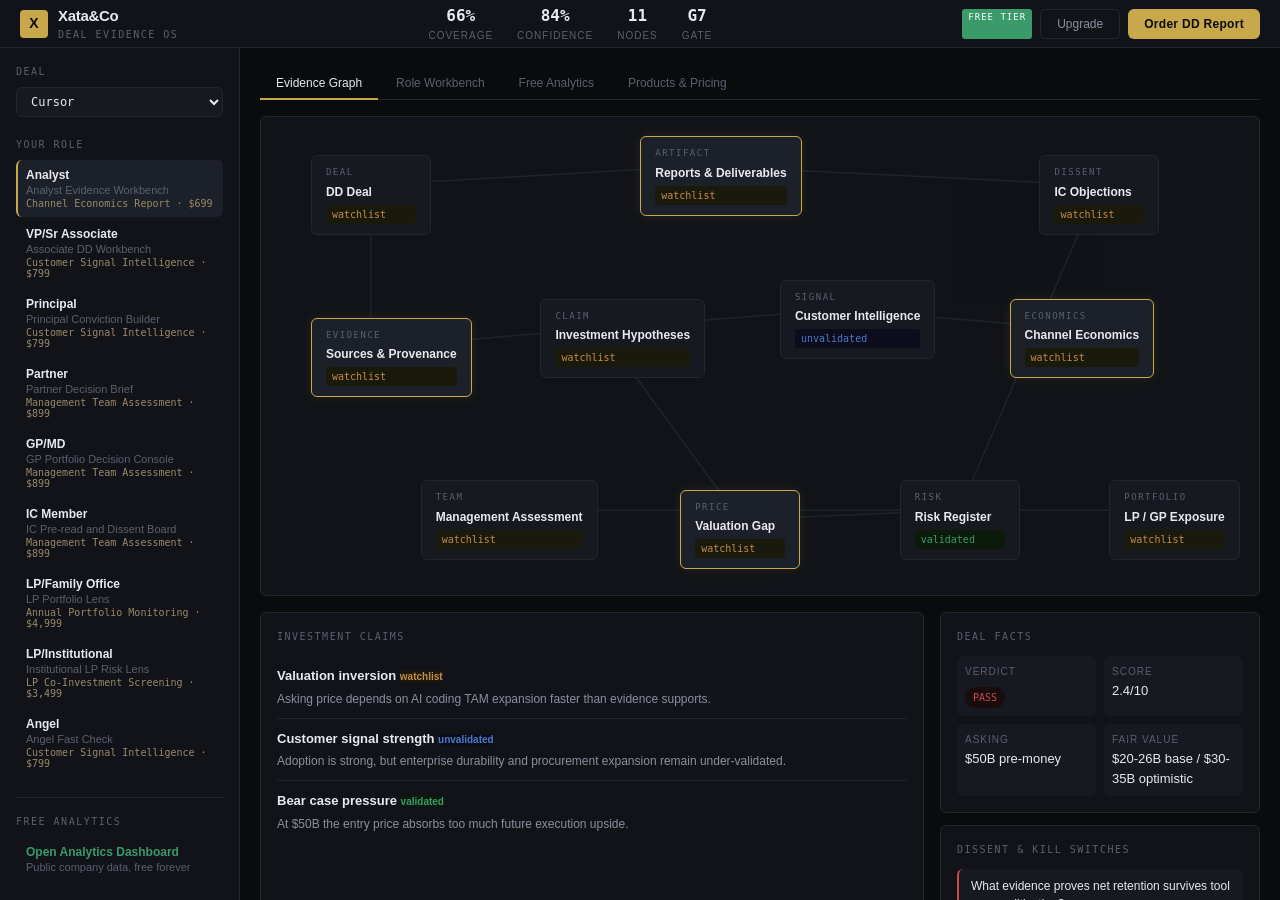
<file: product/xataco-dd/index.html>
<!DOCTYPE html>
<html lang="en">
<head>
<meta charset="UTF-8">
<meta name="viewport" content="width=device-width, initial-scale=1.0">
<title>Xata&Co — Deal Evidence OS</title>
<style>
/* ═══ RESET & TOKENS ═══ */
*{margin:0;padding:0;box-sizing:border-box}
:root{
  --bg:#0a0b0d;--bg-1:#111318;--bg-2:#161920;--bg-3:#1c2028;
  --border:#222630;--border-h:#2e3340;
  --text:#e8eaf0;--text-2:#8a90a0;--text-3:#5a6070;
  --accent:#c9a84c;--accent-2:#9a8a6a;
  --green:#3a9a6a;--red:#c94c4c;--blue:#4c7ac9;--purple:#7a6ac9;--orange:#c98a4c;
  --font:Inter,-apple-system,BlinkMacSystemFont,"Segoe UI",sans-serif;
  --mono:"JetBrains Mono","Fira Code","SF Mono",monospace;
  --radius:6px;
}
body{font-family:var(--font);background:var(--bg);color:var(--text);font-size:13px;line-height:1.5;overflow:hidden;height:100vh}
button{font-family:inherit;cursor:pointer;border:none;background:none;color:inherit;font-size:inherit}
select{font-family:var(--mono);font-size:12px;background:var(--bg-2);color:var(--text);border:1px solid var(--border);padding:6px 10px;border-radius:var(--radius);width:100%}
a{color:var(--accent);text-decoration:none}

/* ═══ LAYOUT ═══ */
.shell{display:grid;grid-template-columns:240px 1fr;grid-template-rows:48px 1fr;height:100vh}
.topbar{grid-column:1/-1;background:var(--bg-1);border-bottom:1px solid var(--border);display:flex;align-items:center;justify-content:space-between;padding:0 20px;gap:16px}
.sidebar{grid-row:2;background:var(--bg-1);border-right:1px solid var(--border);overflow-y:auto;padding:16px}
.main{grid-row:2;overflow-y:auto;background:var(--bg)}

/* ═══ TOPBAR ═══ */
.brand{display:flex;align-items:center;gap:10px}
.brand-mark{width:28px;height:28px;background:var(--accent);border-radius:4px;display:flex;align-items:center;justify-content:center;font-weight:800;font-size:14px;color:var(--bg)}
.brand-name{font-weight:700;font-size:15px;letter-spacing:-0.3px}
.brand-tag{font-family:var(--mono);font-size:10px;color:var(--text-3);letter-spacing:1.5px;text-transform:uppercase}
.top-metrics{display:flex;gap:24px;align-items:center}
.top-metric{text-align:center}
.top-metric .val{font-family:var(--mono);font-size:16px;font-weight:600}
.top-metric .lbl{font-size:10px;color:var(--text-3);text-transform:uppercase;letter-spacing:1px}
.top-actions{display:flex;gap:8px}
.btn-accent{background:var(--accent);color:var(--bg);padding:7px 16px;border-radius:var(--radius);font-weight:600;font-size:12px;letter-spacing:0.3px}
.btn-accent:hover{opacity:0.9}
.btn-ghost{border:1px solid var(--border);color:var(--text-2);padding:7px 16px;border-radius:var(--radius);font-size:12px}
.btn-ghost:hover{border-color:var(--border-h)}

/* ═══ SIDEBAR ═══ */
.sb-section{margin-bottom:20px}
.sb-label{font-family:var(--mono);font-size:10px;color:var(--text-3);letter-spacing:1.5px;text-transform:uppercase;margin-bottom:8px}
.role-list{display:flex;flex-direction:column;gap:2px}
.role-btn{text-align:left;padding:8px 10px;border-radius:var(--radius);transition:background 0.15s;display:flex;flex-direction:column;gap:2px}
.role-btn:hover{background:var(--bg-2)}
.role-btn.active{background:var(--bg-3);border-left:2px solid var(--accent);padding-left:8px}
.role-btn .rname{font-weight:600;font-size:12px}
.role-btn .riface{font-size:11px;color:var(--text-3)}
.role-btn .rprod{font-family:var(--mono);font-size:10px;color:var(--accent-2)}
.deal-pill{display:inline-flex;align-items:center;gap:4px;padding:3px 8px;border-radius:12px;font-family:var(--mono);font-size:10px;margin-top:6px}
.deal-pill.pass{background:#1a0c0c;color:var(--red)}
.deal-pill.conditional{background:#1a1a0c;color:var(--orange)}
.deal-pill.proceed{background:#0c1a0c;color:var(--green)}
.free-badge{background:var(--green);color:#fff;font-family:var(--mono);font-size:9px;padding:2px 6px;border-radius:3px;letter-spacing:1px}

/* ═══ MAIN CONTENT ═══ */
.main-inner{padding:20px;max-width:1200px;margin:0 auto}
.tab-bar{display:flex;gap:2px;margin-bottom:16px;border-bottom:1px solid var(--border);padding-bottom:0}
.tab{padding:8px 16px;font-size:12px;color:var(--text-3);border-bottom:2px solid transparent;margin-bottom:-1px;transition:all 0.15s}
.tab:hover{color:var(--text-2)}
.tab.active{color:var(--text);border-bottom-color:var(--accent)}
.panel{display:none}
.panel.active{display:block}

/* ═══ EVIDENCE GRAPH ═══ */
.graph-container{position:relative;background:var(--bg-1);border:1px solid var(--border);border-radius:var(--radius);padding:24px;min-height:480px;overflow:hidden}
.graph-svg{position:absolute;top:0;left:0;width:100%;height:100%;pointer-events:none}
.graph-svg line{stroke:var(--border-h);stroke-width:1.5;opacity:0.5}
.graph-svg line.active{stroke:var(--accent);opacity:0.8;stroke-width:2}
.node{position:absolute;background:var(--bg-2);border:1px solid var(--border);border-radius:var(--radius);padding:10px 14px;min-width:120px;cursor:pointer;transition:all 0.2s}
.node:hover{border-color:var(--border-h);transform:translateY(-1px)}
.node.focus{border-color:var(--accent);background:var(--bg-3);box-shadow:0 0 12px rgba(201,168,76,0.12)}
.node .ntype{font-family:var(--mono);font-size:9px;color:var(--text-3);letter-spacing:1.5px;text-transform:uppercase;margin-bottom:3px}
.node .ntitle{font-weight:600;font-size:12px;margin-bottom:4px}
.node .nstate{font-family:var(--mono);font-size:10px;padding:2px 6px;border-radius:3px}
.s-validated{background:#0c1a0c;color:var(--green)}
.s-unvalidated{background:#0c0c1a;color:var(--blue)}
.s-refuted{background:#1a0c0c;color:var(--red)}
.s-watchlist{background:#1a1a0c;color:var(--orange)}

/* ═══ INSPECTOR PANEL ═══ */
.inspector{display:grid;grid-template-columns:1fr 320px;gap:16px;margin-top:16px}
.insp-section{background:var(--bg-1);border:1px solid var(--border);border-radius:var(--radius);padding:16px}
.insp-title{font-family:var(--mono);font-size:10px;color:var(--text-3);letter-spacing:1.5px;text-transform:uppercase;margin-bottom:12px}
.claim-item{padding:10px 0;border-bottom:1px solid var(--border)}
.claim-item:last-child{border-bottom:none}
.claim-item h4{font-size:13px;font-weight:600;margin-bottom:4px}
.claim-item p{font-size:12px;color:var(--text-2);line-height:1.5}
.dissent-item{padding:8px 12px;background:var(--bg-2);border-radius:var(--radius);margin-bottom:6px;font-size:12px;border-left:2px solid var(--red)}
.kill-switch{border-left-color:var(--red);background:#120a0a}

/* ═══ ANALYTICS (FREE) ═══ */
.analytics-grid{display:grid;grid-template-columns:repeat(4,1fr);gap:12px;margin-bottom:20px}
.metric-card{background:var(--bg-1);border:1px solid var(--border);border-radius:var(--radius);padding:16px}
.metric-card .mv{font-size:28px;font-weight:600;font-family:var(--mono);margin-bottom:4px}
.metric-card .ml{font-size:11px;color:var(--text-3);text-transform:uppercase;letter-spacing:1px}
.metric-card .mt{font-size:11px;color:var(--text-2);margin-top:6px}
.chart-placeholder{background:var(--bg-1);border:1px solid var(--border);border-radius:var(--radius);padding:20px;min-height:200px}
.chart-bars{display:flex;align-items:flex-end;gap:8px;height:160px;padding-top:10px}
.chart-bar{flex:1;background:var(--accent);border-radius:3px 3px 0 0;min-width:20px;transition:height 0.5s;position:relative}
.chart-bar .bar-label{position:absolute;bottom:-20px;left:50%;transform:translateX(-50%);font-family:var(--mono);font-size:9px;color:var(--text-3);white-space:nowrap}
.chart-bar .bar-val{position:absolute;top:-18px;left:50%;transform:translateX(-50%);font-family:var(--mono);font-size:10px;color:var(--text-2)}

/* ═══ ROLE WORKBENCH ═══ */
.wb-header{display:flex;justify-content:space-between;align-items:flex-start;margin-bottom:20px}
.wb-header h2{font-size:22px;font-weight:600;margin-bottom:4px}
.wb-header p{color:var(--text-2);font-size:13px;max-width:600px}
.focus-chips{display:flex;flex-wrap:wrap;gap:6px;margin-top:10px}
.chip{padding:4px 10px;background:var(--bg-2);border:1px solid var(--border);border-radius:12px;font-size:11px;color:var(--text-2)}
.chip.primary{border-color:var(--accent);color:var(--accent)}
.wb-grid{display:grid;grid-template-columns:repeat(3,1fr);gap:12px;margin-top:16px}
.wb-card{background:var(--bg-1);border:1px solid var(--border);border-radius:var(--radius);padding:16px}
.wb-card h3{font-size:14px;font-weight:600;margin-bottom:8px}
.wb-card p{font-size:12px;color:var(--text-2);line-height:1.5}
.wb-card .wb-tag{font-family:var(--mono);font-size:10px;color:var(--accent-2);margin-top:8px}

/* ═══ PRICING ═══ */
.pricing-strip{background:var(--bg-1);border:1px solid var(--accent);border-radius:var(--radius);padding:20px;margin-top:20px;display:flex;justify-content:space-between;align-items:center;gap:20px}
.pricing-strip h3{font-size:16px;font-weight:600}
.pricing-strip p{font-size:12px;color:var(--text-2);margin-top:4px}
.price-tag{font-family:var(--mono);font-size:28px;color:var(--accent);font-weight:300}

/* ═══ DEAL FACTS ═══ */
.fact-grid{display:grid;grid-template-columns:repeat(2,1fr);gap:8px}
.fact{padding:8px;background:var(--bg-2);border-radius:var(--radius)}
.fact .fk{font-size:10px;color:var(--text-3);text-transform:uppercase;letter-spacing:1px}
.fact .fv{font-size:13px;font-weight:500;margin-top:2px}

/* ═══ RESPONSIVE ═══ */
@media(max-width:900px){
  .shell{grid-template-columns:1fr}
  .sidebar{display:none}
  .inspector{grid-template-columns:1fr}
  .analytics-grid{grid-template-columns:repeat(2,1fr)}
  .wb-grid{grid-template-columns:1fr}
}
</style>
</head>
<body>

<div class="shell">
  <!-- TOPBAR -->
  <header class="topbar">
    <div class="brand">
      <div class="brand-mark">X</div>
      <div>
        <div class="brand-name">Xata&Co</div>
        <div class="brand-tag">Deal Evidence OS</div>
      </div>
    </div>
    <div class="top-metrics">
      <div class="top-metric"><div class="val" id="tmCoverage">92%</div><div class="lbl">Coverage</div></div>
      <div class="top-metric"><div class="val" id="tmConfidence">84%</div><div class="lbl">Confidence</div></div>
      <div class="top-metric"><div class="val" id="tmNodes">11</div><div class="lbl">Nodes</div></div>
      <div class="top-metric"><div class="val" id="tmGate">G7</div><div class="lbl">Gate</div></div>
    </div>
    <div class="top-actions">
      <span class="free-badge">FREE TIER</span>
      <button class="btn-ghost" onclick="showTab('pricing')">Upgrade</button>
      <button class="btn-accent" onclick="showTab('pricing')">Order DD Report</button>
    </div>
  </header>

  <!-- SIDEBAR -->
  <aside class="sidebar">
    <div class="sb-section">
      <div class="sb-label">Deal</div>
      <select id="dealSelect" onchange="switchDeal(this.value)"></select>
    </div>
    <div class="sb-section">
      <div class="sb-label">Your Role</div>
      <div class="role-list" id="roleList"></div>
    </div>
    <div class="sb-section" style="margin-top:auto;padding-top:16px;border-top:1px solid var(--border)">
      <div class="sb-label">Free Analytics</div>
      <button class="role-btn" onclick="showTab('analytics')" style="color:var(--green)">
        <span class="rname">Open Analytics Dashboard</span>
        <span class="riface">Public company data, free forever</span>
      </button>
    </div>
  </aside>

  <!-- MAIN -->
  <div class="main">
    <div class="main-inner">
      <div class="tab-bar">
        <button class="tab active" data-tab="graph" onclick="showTab('graph')">Evidence Graph</button>
        <button class="tab" data-tab="workbench" onclick="showTab('workbench')">Role Workbench</button>
        <button class="tab" data-tab="analytics" onclick="showTab('analytics')">Free Analytics</button>
        <button class="tab" data-tab="pricing" onclick="showTab('pricing')">Products & Pricing</button>
      </div>

      <!-- PANEL: EVIDENCE GRAPH -->
      <div class="panel active" id="panel-graph">
        <div class="graph-container" id="graphContainer">
          <svg class="graph-svg" id="edgeSvg" viewBox="0 0 1100 480" preserveAspectRatio="none"></svg>
          <div id="graphNodes"></div>
        </div>
        <div class="inspector">
          <div class="insp-section">
            <div class="insp-title">Investment Claims</div>
            <div id="claimList"></div>
          </div>
          <div>
            <div class="insp-section" style="margin-bottom:12px">
              <div class="insp-title">Deal Facts</div>
              <div class="fact-grid" id="dealFacts"></div>
            </div>
            <div class="insp-section">
              <div class="insp-title">Dissent & Kill Switches</div>
              <div id="dissentList"></div>
            </div>
          </div>
        </div>
      </div>

      <!-- PANEL: ROLE WORKBENCH -->
      <div class="panel" id="panel-workbench">
        <div class="wb-header">
          <div>
            <h2 id="wbTitle">Analyst Evidence Workbench</h2>
            <p id="wbJob"></p>
            <div class="focus-chips" id="wbChips"></div>
          </div>
          <div style="text-align:right">
            <div style="font-family:var(--mono);font-size:10px;color:var(--text-3);letter-spacing:1px;margin-bottom:4px">PRIMARY PRODUCT</div>
            <div style="font-size:16px;font-weight:600" id="wbProduct"></div>
          </div>
        </div>
        <div class="wb-grid" id="wbBlocks"></div>
        <div class="pricing-strip" id="wbPricing"></div>
      </div>

      <!-- PANEL: FREE ANALYTICS -->
      <div class="panel" id="panel-analytics">
        <div style="display:flex;justify-content:space-between;align-items:center;margin-bottom:20px">
          <div>
            <h2 style="font-size:20px">Free Analytics — <span id="analyticsDeal">Cursor</span></h2>
            <p style="color:var(--text-2);font-size:13px;margin-top:4px">Public company intelligence. Always free. No card required.</p>
          </div>
          <span class="free-badge">FREE FOREVER</span>
        </div>
        <div class="analytics-grid" id="analyticsGrid"></div>
        <div style="display:grid;grid-template-columns:1fr 1fr;gap:12px">
          <div class="chart-placeholder">
            <div class="insp-title">Competitive Position Signals</div>
            <div class="chart-bars" id="compChart"></div>
          </div>
          <div class="chart-placeholder">
            <div class="insp-title">Customer Sentiment Trend</div>
            <div class="chart-bars" id="sentChart"></div>
          </div>
        </div>
        <div style="display:grid;grid-template-columns:1fr 1fr;gap:12px;margin-top:12px">
          <div class="chart-placeholder">
            <div class="insp-title">Risk Heatmap</div>
            <div id="riskHeatmap" style="margin-top:12px"></div>
          </div>
          <div class="chart-placeholder">
            <div class="insp-title">Evidence Coverage by Domain</div>
            <div class="chart-bars" id="covChart"></div>
          </div>
        </div>
        <div class="pricing-strip" style="margin-top:20px">
          <div>
            <h3>Want the full picture?</h3>
            <p>Free analytics show public signals. Our DD reports add proprietary research, management assessment, bear cases, and IC-ready deliverables.</p>
          </div>
          <button class="btn-accent" onclick="showTab('pricing')">See DD Reports →</button>
        </div>
      </div>

      <!-- PANEL: PRICING -->
      <div class="panel" id="panel-pricing">
        <h2 style="font-size:20px;margin-bottom:4px">DD Reports — Xata&Co</h2>
        <p style="color:var(--text-2);margin-bottom:24px">MBB-grade diligence. Not 6 weeks. From $49.</p>
        <div id="pricingGrid" style="display:grid;grid-template-columns:repeat(3,1fr);gap:16px"></div>
      </div>
    </div>
  </div>
</div>

<script>
// ═══ DATA ═══

const ROLES = [
  { role:"Analyst", iface:"Analyst Evidence Workbench", product:"Channel Economics Report", price:699,
    job:"Audit source quality, economics assumptions, and provenance before the case reaches senior review.",
    focus:["source coverage","unit economics","provenance","unvalidated claims"],
    nodes:["evidence","channel","valuation","artifact"],
    blocks:[
      {title:"Source Provenance Audit",desc:"Every claim traced to its original source. Red flags on circular references, stale data, and missing citations.",tag:"FREE"},
      {title:"Unit Economics Validator",desc:"LTV/CAC/payback cross-check against industry benchmarks. Flags anomalies in channel economics.",tag:"PAID"},
      {title:"Evidence Gap Detector",desc:"Identifies which graph nodes have insufficient evidence coverage. Prioritizes next research actions.",tag:"FREE"}
    ]},
  { role:"VP/Sr Associate", iface:"Associate DD Workbench", product:"Customer Signal Intelligence", price:799,
    job:"Turn fragmented customer and market signals into a clean diligence workplan.",
    focus:["customer pull","adoption friction","competitor signal","case deltas"],
    nodes:["customer","claim","risk","artifact"],
    blocks:[
      {title:"Customer Signal Dashboard",desc:"Aggregated G2, Trustpilot, Reddit, and LinkedIn signals. Sentiment scoring and trend analysis.",tag:"FREE"},
      {title:"Competitive Heat Map",desc:"Market share estimates and competitive positioning. Moat durability scoring across 12 vectors.",tag:"PAID"},
      {title:"Diligence Workplan Generator",desc:"Converts evidence gaps into a prioritized research workplan with estimated hours and sources.",tag:"PAID"}
    ]},
  { role:"Principal", iface:"Principal Conviction Builder", product:"Customer Signal Intelligence", price:799,
    job:"Build a conviction path with explicit uncertainty, refutation, and escalation gates.",
    focus:["conviction path","refuted hypotheses","kill switches","decision gates"],
    nodes:["claim","customer","dissent","risk"],
    blocks:[
      {title:"Conviction Path Tracker",desc:"Visual map from evidence through claims to recommendation. Shows exactly where conviction breaks.",tag:"FREE"},
      {title:"Hypothesis Scorecard",desc:"10-hypothesis framework: each scored Proven/Disproven/Uncertain with evidence links.",tag:"PAID"},
      {title:"Refutation Log",desc:"Every refuted hypothesis preserved with the evidence that killed it. Prevents zombie arguments.",tag:"FREE"}
    ]},
  { role:"Partner", iface:"Partner Decision Brief", product:"Management Team Assessment", price:899,
    job:"Convert evidence into a crisp recommendation, caveats, and management read.",
    focus:["recommendation","team risk","IC narrative","client-ready brief"],
    nodes:["management","dissent","valuation","artifact"],
    blocks:[
      {title:"Management DNA Profile",desc:"Leadership assessment: track record, tenure signals, Glassdoor patterns, reference intelligence.",tag:"PAID"},
      {title:"Decision Brief Generator",desc:"Auto-generates the 2-page partner brief from graph evidence. Recommendation + top 3 caveats.",tag:"PAID"},
      {title:"IC Narrative Builder",desc:"Structures the story arc for IC presentation. Problem / evidence / conviction / ask.",tag:"PAID"}
    ]},
  { role:"GP/MD", iface:"GP Portfolio Decision Console", product:"Management Team Assessment", price:899,
    job:"Compare this deal against portfolio exposure, manager thesis, and risk budget.",
    focus:["portfolio impact","team quality","downside control","follow-on logic"],
    nodes:["portfolio","management","risk","valuation"],
    blocks:[
      {title:"Portfolio Exposure Check",desc:"How this deal affects sector concentration, vintage diversification, and risk budget.",tag:"FREE"},
      {title:"Manager Thesis Fit",desc:"Does this deal align with the fund thesis? Where does it stretch vs. reinforce?",tag:"FREE"},
      {title:"Downside Scenario Console",desc:"Three bear case scenarios with full P&L impact. Revenue sensitivity and exit timeline stress test.",tag:"PAID"}
    ]},
  { role:"IC Member", iface:"IC Pre-read and Dissent Board", product:"Management Team Assessment", price:899,
    job:"Read the strongest arguments for and against the deal before voting.",
    focus:["dissent","vote blockers","unresolved questions","decision memo"],
    nodes:["dissent","claim","risk","artifact"],
    blocks:[
      {title:"Bull Case Summary",desc:"The strongest possible argument for the deal, built from validated evidence only.",tag:"FREE"},
      {title:"Bear Case & Kill Switches",desc:"Adversarial case built by our team. Three scenarios that could destroy the thesis.",tag:"PAID"},
      {title:"Dissent Board",desc:"Unresolved questions and live objections. Each tracked to resolution or escalation.",tag:"FREE"}
    ]},
  { role:"LP/Family Office", iface:"LP Portfolio Lens", product:"Annual Portfolio Monitoring", price:4999,
    job:"Monitor how deal evidence changes manager quality, concentration, and capital calls.",
    focus:["manager signal","portfolio drift","risk monitoring","annual review"],
    nodes:["portfolio","risk","management","evidence"],
    blocks:[
      {title:"Manager Health Dashboard",desc:"Quarterly health signals for each GP relationship. AUM, deal pace, team stability.",tag:"FREE"},
      {title:"Portfolio Drift Monitor",desc:"How has your LP portfolio drifted from target allocation? Sector, vintage, geography.",tag:"FREE"},
      {title:"Independent Company Assessment",desc:"Deep dive into a single portfolio company without relying on the GP's quarterly letter.",tag:"PAID"}
    ]},
  { role:"LP/Institutional", iface:"Institutional LP Risk Lens", product:"LP Co-Investment Screening", price:3499,
    job:"Screen co-investment exposure with policy-grade risk, dissent, and scenario coverage.",
    focus:["co-investment risk","policy fit","scenario loss","committee evidence"],
    nodes:["portfolio","dissent","risk","valuation"],
    blocks:[
      {title:"Policy Compliance Checker",desc:"Does this co-investment fit your institution's investment policy? Auto-flag violations.",tag:"FREE"},
      {title:"Co-Investment Risk Screen",desc:"Independent risk assessment: concentration, correlation with existing PE/VC exposure.",tag:"PAID"},
      {title:"Committee Evidence Pack",desc:"Everything your investment committee needs: summary, risk, scenario analysis, recommendation.",tag:"PAID"}
    ]},
  { role:"Angel", iface:"Angel Fast Check", product:"Customer Signal Intelligence", price:799,
    job:"Decide whether a deal deserves another diligence cycle without drowning in artifacts.",
    focus:["fast yes/no","customer pain","valuation sanity","next question"],
    nodes:["customer","valuation","claim","risk"],
    blocks:[
      {title:"60-Second Deal Read",desc:"One-page: market, team, traction, valuation. Green/yellow/red on each. Takes 60 seconds to read.",tag:"FREE"},
      {title:"Valuation Sanity Check",desc:"Is the asking price reasonable? Comparable deals, public comps, and revenue multiples.",tag:"FREE"},
      {title:"Deep Dive Trigger",desc:"Based on the fast check: should you spend more time? If yes, what specifically to investigate.",tag:"FREE"}
    ]}
];

const DEALS = [
  { id:"cursor", name:"Cursor", verdict:"PASS", verdictClass:"pass", confidence:"84%",
    score:"2.4/10", asking:"$50B pre-money", fair:"$20-26B base / $30-35B optimistic",
    claims:[
      {title:"Valuation inversion",body:"Asking price depends on AI coding TAM expansion faster than evidence supports.",state:"watchlist"},
      {title:"Customer signal strength",body:"Adoption is strong, but enterprise durability and procurement expansion remain under-validated.",state:"unvalidated"},
      {title:"Bear case pressure",body:"At $50B the entry price absorbs too much future execution upside.",state:"validated"}
    ],
    dissent:["What evidence proves net retention survives tool commoditization?","What breaks if model providers bundle the workflow?"],
    killSwitch:"No enterprise budget owner proof at scale.",
    analytics:{employees:"~800",arr:"$300M+ est.",growth:"3x YoY",nps:"72",
      competitors:[{name:"GitHub Copilot",share:45},{name:"Cursor",share:28},{name:"Windsurf",share:12},{name:"Replit",share:8},{name:"Other",share:7}],
      sentiment:[{m:"Jan",v:72},{m:"Feb",v:74},{m:"Mar",v:71},{m:"Apr",v:76},{m:"May",v:78}],
      risks:[{r:"Model provider dependency",s:8},{r:"Enterprise procurement",s:6},{r:"Tool commoditization",s:7},{r:"Pricing pressure",s:5},{r:"Talent retention",s:4}],
      coverage:[{d:"Market",v:88},{d:"Customer",v:72},{d:"Tech",v:65},{d:"Team",v:48},{d:"Financial",v:55}]
    }},
  { id:"dydx", name:"dYdX", verdict:"PASS", verdictClass:"pass", confidence:"82%",
    score:"1.8/10", asking:"$120M market cap", fair:"$29M-$85M",
    claims:[
      {title:"Market repricing",body:"Current token price still exceeds risk-adjusted fair value range.",state:"validated"},
      {title:"Protocol activity",body:"Usage quality and fee durability require more direct verification.",state:"unvalidated"},
      {title:"Bull case containment",body:"Bull case does not overcome governance and liquidity risk at asking.",state:"refuted"}
    ],
    dissent:["Is governance risk priced too harshly?","What on-chain metric would reverse the pass?"],
    killSwitch:"Fee quality deteriorates for two reporting periods.",
    analytics:{employees:"~120",arr:"N/A (protocol fees)",growth:"Declining",nps:"N/A",
      competitors:[{name:"dYdX",share:18},{name:"GMX",share:22},{name:"Hyperliquid",share:35},{name:"Vertex",share:12},{name:"Other",share:13}],
      sentiment:[{m:"Jan",v:45},{m:"Feb",v:42},{m:"Mar",v:38},{m:"Apr",v:35},{m:"May",v:33}],
      risks:[{r:"Governance centralization",s:9},{r:"Volume migration",s:8},{r:"Token inflation",s:7},{r:"Regulatory",s:6},{r:"Tech obsolescence",s:5}],
      coverage:[{d:"Market",v:82},{d:"Customer",v:42},{d:"Tech",v:70},{d:"Team",v:38},{d:"Financial",v:60}]
    }},
  { id:"microsoft", name:"Microsoft", verdict:"CONDITIONAL", verdictClass:"conditional", confidence:"68%",
    score:"5.4/10", asking:"~$470", fair:"$510 base / $380-420 bear",
    claims:[
      {title:"AI monetization",body:"Base case depends on Azure/OpenAI monetization translating into durable margins.",state:"unvalidated"},
      {title:"Downside contained",body:"Bear case is visible but not catastrophic at current strategic position.",state:"watchlist"},
      {title:"Hypothesis mix",body:"Five confirmed, four uncertain, one refuted creates conditional rather than clean pass.",state:"validated"}
    ],
    dissent:["What is the first leading indicator of AI margin disappointment?","Is the market overpaying for option value?"],
    killSwitch:"Azure AI growth decelerates without margin lift.",
    analytics:{employees:"228,000",arr:"$245B (FY25)",growth:"+13% YoY",nps:"64",
      competitors:[{name:"AWS",share:31},{name:"Azure",share:25},{name:"GCP",share:12},{name:"Other",share:32}],
      sentiment:[{m:"Jan",v:68},{m:"Feb",v:70},{m:"Mar",v:72},{m:"Apr",v:74},{m:"May",v:73}],
      risks:[{r:"AI capex ROI",s:7},{r:"Antitrust regulation",s:6},{r:"OpenAI dependency",s:8},{r:"Cloud competition",s:5},{r:"Talent wars",s:4}],
      coverage:[{d:"Market",v:95},{d:"Customer",v:78},{d:"Tech",v:82},{d:"Team",v:60},{d:"Financial",v:92}]
    }},
  { id:"tbank", name:"T-Bank", verdict:"CONDITIONAL", verdictClass:"conditional", confidence:"62%",
    score:"4.2/10", asking:"457.9bn RUB", fair:"380-420bn RUB base",
    claims:[
      {title:"Regulatory discount",body:"Sanctions and market access issues dominate investor segmentation.",state:"validated"},
      {title:"Management execution",body:"Execution quality is a major positive but not enough alone for all investors.",state:"validated"},
      {title:"Investor-specific verdict",body:"Western and local investors need separate decision paths.",state:"watchlist"}
    ],
    dissent:["Is the local-investor upside underweighted?","Can management quality offset macro/regulatory risk?"],
    killSwitch:"Capital mobility or governance worsens.",
    analytics:{employees:"~75,000",arr:"N/A (banking)",growth:"+28% NII",nps:"78",
      competitors:[{name:"Sber",share:30},{name:"T-Bank",share:12},{name:"Alfa",share:8},{name:"VTB",share:18},{name:"Other",share:32}],
      sentiment:[{m:"Jan",v:76},{m:"Feb",v:78},{m:"Mar",v:75},{m:"Apr",v:80},{m:"May",v:82}],
      risks:[{r:"Sanctions escalation",s:9},{r:"Capital controls",s:8},{r:"Regulatory change",s:7},{r:"FX volatility",s:6},{r:"Competition",s:4}],
      coverage:[{d:"Market",v:80},{d:"Customer",v:75},{d:"Tech",v:68},{d:"Team",v:72},{d:"Financial",v:85}]
    }},
  { id:"bitcoin", name:"Bitcoin", verdict:"CONDITIONAL", verdictClass:"conditional", confidence:"68%",
    score:"5.8/10", asking:"Market entry", fair:"$90-100K base",
    claims:[
      {title:"Macro dependency",body:"Case quality depends heavily on liquidity regime and risk appetite.",state:"watchlist"},
      {title:"Bear case materiality",body:"Downside path is credible and must be separated from structural adoption thesis.",state:"validated"},
      {title:"Evidence gap",body:"Fair value and buyer segmentation need stronger structured inputs.",state:"unvalidated"}
    ],
    dissent:["What price invalidates the conditional view?","Which buyer segment is the marginal validator?"],
    killSwitch:"Liquidity regime flips before thesis confirmation.",
    analytics:{employees:"N/A (decentralized)",arr:"N/A",growth:"~$109K",nps:"N/A",
      competitors:[{name:"Bitcoin",share:58},{name:"Ethereum",share:14},{name:"Solana",share:4},{name:"Other L1",share:12},{name:"Stables",share:12}],
      sentiment:[{m:"Jan",v:62},{m:"Feb",v:58},{m:"Mar",v:64},{m:"Apr",v:70},{m:"May",v:72}],
      risks:[{r:"Regulatory crackdown",s:6},{r:"Macro liquidity",s:8},{r:"Correlation to risk assets",s:7},{r:"Custody risk",s:4},{r:"Network security",s:3}],
      coverage:[{d:"Market",v:90},{d:"Customer",v:35},{d:"Tech",v:78},{d:"Team",v:20},{d:"Financial",v:70}]
    }}
];

const GRAPH_NODES = [
  {id:"deal",type:"Deal",title:"DD Deal",x:5,y:8},
  {id:"artifact",type:"Artifact",title:"Reports & Deliverables",x:38,y:4},
  {id:"evidence",type:"Evidence",title:"Sources & Provenance",x:5,y:42},
  {id:"claim",type:"Claim",title:"Investment Hypotheses",x:28,y:38},
  {id:"customer",type:"Signal",title:"Customer Intelligence",x:52,y:34},
  {id:"channel",type:"Economics",title:"Channel Economics",x:75,y:38},
  {id:"management",type:"Team",title:"Management Assessment",x:16,y:76},
  {id:"valuation",type:"Price",title:"Valuation Gap",x:42,y:78},
  {id:"risk",type:"Risk",title:"Risk Register",x:64,y:76},
  {id:"dissent",type:"Dissent",title:"IC Objections",x:78,y:8},
  {id:"portfolio",type:"Portfolio",title:"LP / GP Exposure",x:85,y:76}
];

const GRAPH_EDGES = [
  ["deal","artifact"],["deal","evidence"],["evidence","claim"],["claim","customer"],
  ["customer","channel"],["claim","valuation"],["valuation","risk"],
  ["management","risk"],["risk","dissent"],["risk","portfolio"],["artifact","dissent"]
];

const PRODUCTS = [
  {name:"Flash DD",price:49,delivery:"1 hour",desc:"5-page AI scan. Any public company. Key metrics, competitive position, 3 red flags.",tier:"Entry"},
  {name:"Deal Breaker Check",price:149,delivery:"24 hours",desc:"10-page report. Red flags only. Will this deal survive first IC review?",tier:"Entry"},
  {name:"Bear Case Generator",price:749,delivery:"72 hours",desc:"18-page adversarial brief. Three fully-modeled bear scenarios.",tier:"Standard"},
  {name:"Customer Signal Intelligence",price:799,delivery:"72 hours",desc:"22-page voice-of-customer synthesis. G2, Trustpilot, Reddit, LinkedIn signals.",tier:"Standard"},
  {name:"Management Team Assessment",price:899,delivery:"72 hours",desc:"24-page leadership assessment. Track record, tenure signals, reference intelligence.",tier:"Standard"},
  {name:"Channel Economics Report",price:699,delivery:"72 hours",desc:"20-page CAC by channel breakdown. Payback periods, unit economics validation.",tier:"Standard"},
  {name:"Pre-IC Full Package",price:2499,delivery:"7 days",desc:"50-page IC-ready report. Market, team, financials, risk matrix, bear cases, recommendation.",tier:"Enterprise"},
  {name:"Full Investment Memo",price:4999,delivery:"14 days",desc:"80-page investment memorandum. Every section. IC-ready. Unlimited revisions.",tier:"Enterprise"},
  {name:"LP Portfolio Deep Dive",price:2999,delivery:"7 days",desc:"55-page independent assessment of a single portfolio company. For LPs who want real answers.",tier:"Enterprise"},
  {name:"Strategic Acquirer Report",price:3999,delivery:"7 days",desc:"65-page M&A target assessment. Market, moat, technology, management, risk, bear cases.",tier:"Enterprise"},
  {name:"Annual Portfolio Monitoring",price:4999,delivery:"Quarterly",desc:"4 structured health checks per year per company. Early warning system.",tier:"Subscription"},
  {name:"LP Co-Investment Screening",price:3499,delivery:"7 days",desc:"55-page co-investment opportunity analysis. Policy fit, risk, scenario coverage.",tier:"Enterprise"}
];

// ═══ STATE ═══
let currentRole = ROLES[0];
let currentDeal = DEALS[0];

// ═══ INIT ═══
function init() {
  renderDealSelect();
  renderRoles();
  renderGraph();
  update();
}

function renderDealSelect() {
  const sel = document.getElementById('dealSelect');
  DEALS.forEach(d => {
    const opt = document.createElement('option');
    opt.value = d.id; opt.textContent = d.name;
    sel.appendChild(opt);
  });
}

function renderRoles() {
  const list = document.getElementById('roleList');
  ROLES.forEach((r,i) => {
    const btn = document.createElement('button');
    btn.className = 'role-btn' + (i===0?' active':'');
    btn.dataset.idx = i;
    btn.innerHTML = `<span class="rname">${r.role}</span><span class="riface">${r.iface}</span><span class="rprod">${r.product} · $${r.price.toLocaleString()}</span>`;
    btn.onclick = () => { currentRole = r; update(); };
    list.appendChild(btn);
  });
}

function renderGraph() {
  const container = document.getElementById('graphContainer');
  const nodesDiv = document.getElementById('graphNodes');
  // Render nodes
  nodesDiv.innerHTML = GRAPH_NODES.map(n => `
    <div class="node" data-id="${n.id}" style="left:${n.x}%;top:${n.y}%">
      <div class="ntype">${n.type}</div>
      <div class="ntitle">${n.title}</div>
      <div class="nstate" id="ns-${n.id}"></div>
    </div>`).join('');
  // Render edges
  renderEdges();
}

function renderEdges() {
  const svg = document.getElementById('edgeSvg');
  const container = document.getElementById('graphContainer');
  const rect = container.getBoundingClientRect();
  const w = rect.width || 1100, h = rect.height || 480;
  svg.setAttribute('viewBox', `0 0 ${w} ${h}`);
  svg.innerHTML = GRAPH_EDGES.map(([from,to]) => {
    const fn = GRAPH_NODES.find(n=>n.id===from);
    const tn = GRAPH_NODES.find(n=>n.id===to);
    const x1 = fn.x/100*w+60, y1 = fn.y/100*h+30;
    const x2 = tn.x/100*w+60, y2 = tn.y/100*h+30;
    const isActive = currentRole.nodes.includes(from) && currentRole.nodes.includes(to);
    return `<line x1="${x1}" y1="${y1}" x2="${x2}" y2="${y2}" class="${isActive?'active':''}" />`;
  }).join('');
}

function switchDeal(id) { currentDeal = DEALS.find(d=>d.id===id)||DEALS[0]; update(); }

function showTab(name) {
  document.querySelectorAll('.tab').forEach(t => t.classList.toggle('active', t.dataset.tab===name));
  document.querySelectorAll('.panel').forEach(p => p.classList.toggle('active', p.id==='panel-'+name));
}

function update() {
  // Topbar
  document.getElementById('tmConfidence').textContent = currentDeal.confidence;
  document.getElementById('tmCoverage').textContent = currentDeal.analytics ?
    Math.round(currentDeal.analytics.coverage.reduce((s,c)=>s+c.v,0)/currentDeal.analytics.coverage.length)+'%' : '92%';

  // Sidebar roles
  document.querySelectorAll('.role-btn[data-idx]').forEach(b => {
    b.classList.toggle('active', ROLES[b.dataset.idx] === currentRole);
  });

  // Graph nodes
  document.querySelectorAll('.node').forEach(n => {
    const id = n.dataset.id;
    n.classList.toggle('focus', currentRole.nodes.includes(id));
    const claim = currentDeal.claims.find(c => {
      if(id==='valuation') return c.title.toLowerCase().includes('valuation') || c.title.toLowerCase().includes('market');
      if(id==='customer') return c.title.toLowerCase().includes('customer') || c.title.toLowerCase().includes('signal');
      if(id==='risk') return c.title.toLowerCase().includes('bear') || c.title.toLowerCase().includes('risk');
      return false;
    });
    const stateEl = document.getElementById('ns-'+id);
    if(claim) {
      stateEl.textContent = claim.state;
      stateEl.className = 'nstate s-'+claim.state;
    } else {
      stateEl.textContent = 'watchlist';
      stateEl.className = 'nstate s-watchlist';
    }
  });
  renderEdges();

  // Claims
  document.getElementById('claimList').innerHTML = currentDeal.claims.map(c => `
    <div class="claim-item">
      <h4>${c.title} <span class="nstate s-${c.state}" style="font-size:10px;vertical-align:middle">${c.state}</span></h4>
      <p>${c.body}</p>
    </div>`).join('');

  // Deal facts
  document.getElementById('dealFacts').innerHTML = `
    <div class="fact"><div class="fk">Verdict</div><div class="fv"><span class="deal-pill ${currentDeal.verdictClass}">${currentDeal.verdict}</span></div></div>
    <div class="fact"><div class="fk">Score</div><div class="fv">${currentDeal.score}</div></div>
    <div class="fact"><div class="fk">Asking</div><div class="fv">${currentDeal.asking}</div></div>
    <div class="fact"><div class="fk">Fair Value</div><div class="fv">${currentDeal.fair}</div></div>`;

  // Dissent
  document.getElementById('dissentList').innerHTML =
    currentDeal.dissent.map(d => `<div class="dissent-item">${d}</div>`).join('') +
    `<div class="dissent-item kill-switch"><strong>Kill Switch:</strong> ${currentDeal.killSwitch}</div>`;

  // Workbench
  document.getElementById('wbTitle').textContent = currentRole.iface;
  document.getElementById('wbJob').textContent = currentRole.job;
  document.getElementById('wbProduct').textContent = currentRole.product;
  document.getElementById('wbChips').innerHTML = currentRole.focus.map((f,i) =>
    `<span class="chip ${i===0?'primary':''}">${f}</span>`).join('');
  document.getElementById('wbBlocks').innerHTML = currentRole.blocks.map(b => `
    <div class="wb-card">
      <h3>${b.title}</h3>
      <p>${b.desc}</p>
      <div class="wb-tag">${b.tag==='FREE'?'<span class="free-badge">FREE</span>':'INCLUDED IN DD REPORT'}</div>
    </div>`).join('');
  document.getElementById('wbPricing').innerHTML = `
    <div><h3>Get the full ${currentRole.product}</h3>
    <p>Upgrade from free analytics to the complete ${currentRole.product} with proprietary research, management assessment, and IC-ready deliverables.</p></div>
    <div style="text-align:right"><div class="price-tag">$${currentRole.price.toLocaleString()}</div>
    <button class="btn-accent" style="margin-top:8px">Order Now →</button></div>`;

  // Analytics
  if(currentDeal.analytics) {
    const a = currentDeal.analytics;
    document.getElementById('analyticsDeal').textContent = currentDeal.name;
    document.getElementById('analyticsGrid').innerHTML = `
      <div class="metric-card"><div class="mv">${a.employees}</div><div class="ml">Employees</div><div class="mt">LinkedIn estimate</div></div>
      <div class="metric-card"><div class="mv">${a.arr}</div><div class="ml">Revenue</div><div class="mt">Public estimate</div></div>
      <div class="metric-card"><div class="mv">${a.growth}</div><div class="ml">Growth</div><div class="mt">Year-over-year</div></div>
      <div class="metric-card"><div class="mv">${a.nps}</div><div class="ml">NPS</div><div class="mt">Customer signal</div></div>`;
    // Competition chart
    document.getElementById('compChart').innerHTML = a.competitors.map(c =>
      `<div class="chart-bar" style="height:${c.share*2}px;background:${c.name===currentDeal.name?'var(--accent)':'var(--bg-3)'}">
        <span class="bar-val">${c.share}%</span><span class="bar-label">${c.name}</span></div>`).join('');
    // Sentiment chart
    document.getElementById('sentChart').innerHTML = a.sentiment.map(s =>
      `<div class="chart-bar" style="height:${s.v*2}px;background:${s.v>65?'var(--green)':s.v>50?'var(--orange)':'var(--red)'}">
        <span class="bar-val">${s.v}</span><span class="bar-label">${s.m}</span></div>`).join('');
    // Risk heatmap
    document.getElementById('riskHeatmap').innerHTML = a.risks.map(r =>
      `<div style="display:flex;align-items:center;gap:8px;margin-bottom:6px">
        <div style="width:${r.s*10}%;height:24px;background:${r.s>=7?'var(--red)':r.s>=5?'var(--orange)':'var(--green)'};border-radius:3px;min-width:20px"></div>
        <span style="font-size:12px;color:var(--text-2)">${r.r} (${r.s}/10)</span></div>`).join('');
    // Coverage chart
    document.getElementById('covChart').innerHTML = a.coverage.map(c =>
      `<div class="chart-bar" style="height:${c.v*1.5}px;background:${c.v>=75?'var(--green)':c.v>=50?'var(--blue)':'var(--red)'}">
        <span class="bar-val">${c.v}%</span><span class="bar-label">${c.d}</span></div>`).join('');
  }

  // Pricing
  const tiers = {Entry:[],Standard:[],Enterprise:[],Subscription:[]};
  PRODUCTS.forEach(p => tiers[p.tier]?.push(p));
  document.getElementById('pricingGrid').innerHTML = Object.entries(tiers).filter(([,v])=>v.length).map(([tier,prods]) => `
    <div class="insp-section">
      <div class="insp-title">${tier}</div>
      ${prods.map(p => `
        <div style="padding:12px 0;border-bottom:1px solid var(--border)">
          <div style="display:flex;justify-content:space-between;align-items:baseline">
            <strong style="font-size:13px">${p.name}</strong>
            <span style="font-family:var(--mono);color:var(--accent);font-size:14px">$${p.price.toLocaleString()}</span>
          </div>
          <div style="font-size:11px;color:var(--text-3);margin:4px 0">${p.delivery} delivery</div>
          <p style="font-size:12px;color:var(--text-2)">${p.desc}</p>
        </div>`).join('')}
    </div>`).join('');
}

window.addEventListener('resize', renderEdges);
init();
</script>
</body>
</html>
</file>
<file: product/deal-evidence-graph/styles.css>
:root {
  color-scheme: light;
  --ink: #17201b;
  --muted: #647067;
  --line: #d9dfd8;
  --surface: #f7f8f5;
  --panel: #ffffff;
  --green: #1f7a54;
  --teal: #227a83;
  --amber: #a8661a;
  --red: #a33a34;
  --blue: #2f66a0;
  --violet: #6c5a8d;
  --shadow: 0 16px 44px rgba(23, 32, 27, 0.08);
}

* {
  box-sizing: border-box;
}

body {
  margin: 0;
  background: var(--surface);
  color: var(--ink);
  font-family: Inter, ui-sans-serif, system-ui, -apple-system, BlinkMacSystemFont, "Segoe UI", sans-serif;
  letter-spacing: 0;
}

button,
select {
  font: inherit;
}

.app-shell {
  min-height: 100vh;
  display: grid;
  grid-template-columns: 300px minmax(0, 1fr);
}

.role-rail {
  background: #101714;
  color: #f4f7f1;
  padding: 24px 18px;
  display: flex;
  flex-direction: column;
  gap: 24px;
}

.brand-kicker,
.eyebrow,
.section-label,
.panel-title {
  color: var(--muted);
  font-size: 12px;
  font-weight: 750;
  text-transform: uppercase;
  letter-spacing: 0.08em;
}

.role-rail .brand-kicker,
.role-rail .section-label,
.role-rail label {
  color: #9caaa0;
}

h1,
h2,
h3,
p {
  margin: 0;
}

h1 {
  margin-top: 8px;
  font-size: 26px;
  line-height: 1.05;
}

h2 {
  margin-top: 4px;
  font-size: clamp(24px, 3vw, 38px);
  line-height: 1.02;
}

h3 {
  font-size: 20px;
  line-height: 1.2;
}

.rail-section {
  display: grid;
  gap: 10px;
}

select {
  width: 100%;
  border: 1px solid #35413a;
  border-radius: 8px;
  background: #17201b;
  color: #f4f7f1;
  padding: 10px 12px;
}

.role-list {
  display: grid;
  gap: 8px;
}

.role-button {
  border: 1px solid #2c3831;
  border-radius: 8px;
  padding: 10px;
  background: transparent;
  color: #dbe3da;
  text-align: left;
  cursor: pointer;
}

.role-button:hover,
.role-button.is-active {
  border-color: #86b89c;
  background: #1f2a24;
}

.role-button strong {
  display: block;
  font-size: 14px;
}

.role-button span {
  display: block;
  margin-top: 3px;
  color: #9caaa0;
  font-size: 12px;
}

.workspace {
  min-width: 0;
  padding: 24px;
  display: grid;
  grid-template-rows: auto auto 1fr;
  gap: 16px;
}

.topbar {
  display: flex;
  justify-content: space-between;
  gap: 18px;
  align-items: start;
}

.status-strip {
  display: grid;
  grid-template-columns: repeat(3, minmax(96px, 1fr));
  gap: 8px;
}

.status-strip div {
  background: var(--panel);
  border: 1px solid var(--line);
  border-radius: 8px;
  padding: 12px;
  min-width: 0;
}

.status-strip span {
  display: block;
  color: var(--green);
  font-weight: 800;
  font-size: 22px;
}

.status-strip small {
  color: var(--muted);
}

.tabs {
  display: flex;
  gap: 8px;
  flex-wrap: wrap;
}

.tab-button {
  border: 1px solid var(--line);
  border-radius: 8px;
  background: var(--panel);
  color: var(--ink);
  padding: 10px 12px;
  cursor: pointer;
}

.tab-button.is-active {
  color: #ffffff;
  background: var(--ink);
  border-color: var(--ink);
}

.tab-panel {
  display: none;
  min-height: 0;
}

.tab-panel.is-active {
  display: block;
}

.graph-layout {
  display: grid;
  grid-template-columns: minmax(0, 1fr) 330px;
  gap: 16px;
  min-height: 620px;
}

.graph-stage,
.inspector,
.role-card,
.claims-panel,
.dissent-panel,
.pipeline-header,
.test-layout > section,
.test-list {
  background: var(--panel);
  border: 1px solid var(--line);
  border-radius: 8px;
  box-shadow: var(--shadow);
}

.graph-stage {
  position: relative;
  min-height: 620px;
  overflow: hidden;
}

.edge-layer {
  position: absolute;
  inset: 0;
  width: 100%;
  height: 100%;
}

.graph-node {
  position: absolute;
  width: 152px;
  min-height: 82px;
  border: 1px solid var(--line);
  border-radius: 8px;
  background: #ffffff;
  padding: 10px;
  box-shadow: 0 8px 22px rgba(23, 32, 27, 0.08);
}

.graph-node.is-focus {
  border-color: var(--green);
  box-shadow: 0 0 0 3px rgba(31, 122, 84, 0.12), 0 14px 30px rgba(23, 32, 27, 0.12);
}

.node-type {
  color: var(--muted);
  font-size: 11px;
  font-weight: 800;
  text-transform: uppercase;
}

.node-title {
  display: block;
  margin-top: 6px;
  font-size: 14px;
  font-weight: 760;
  line-height: 1.18;
}

.node-state {
  display: inline-block;
  margin-top: 8px;
  border-radius: 999px;
  padding: 3px 8px;
  font-size: 11px;
  background: #edf1ee;
  color: var(--muted);
}

.inspector,
.role-card,
.claims-panel,
.dissent-panel,
.test-layout > section,
.test-list {
  padding: 18px;
}

.badge-row,
.focus-blocks,
.state-grid {
  display: flex;
  flex-wrap: wrap;
  gap: 8px;
  margin: 14px 0;
}

.badge,
.pill,
.state {
  border-radius: 999px;
  padding: 6px 9px;
  font-size: 12px;
  font-weight: 750;
}

.badge {
  background: #edf2f6;
  color: var(--blue);
}

.pill {
  background: #e9f4ef;
  color: var(--green);
  white-space: nowrap;
}

.state-validated {
  background: #e9f4ef;
  color: var(--green);
}

.state-unvalidated {
  background: #fff3df;
  color: var(--amber);
}

.state-refuted {
  background: #f8e8e5;
  color: var(--red);
}

.state-watchlist {
  background: #eceaf4;
  color: var(--violet);
}

.deal-facts {
  display: grid;
  gap: 12px;
  margin: 14px 0 22px;
}

.deal-facts div {
  border-top: 1px solid var(--line);
  padding-top: 10px;
}

dt {
  color: var(--muted);
  font-size: 12px;
}

dd {
  margin: 4px 0 0;
  font-weight: 700;
  line-height: 1.3;
}

.workbench-grid {
  display: grid;
  grid-template-columns: 1fr 1.15fr 0.9fr;
  gap: 16px;
}

.role-card p,
.test-layout p {
  margin-top: 12px;
  color: var(--muted);
  line-height: 1.55;
}

.focus-chip {
  border: 1px solid var(--line);
  border-radius: 8px;
  padding: 10px;
  min-width: 150px;
  color: var(--ink);
}

.claim-list,
.dissent-list,
.test-list {
  display: grid;
  gap: 10px;
}

.claim,
.dissent,
.test-item,
.pipeline-card {
  border: 1px solid var(--line);
  border-radius: 8px;
  padding: 12px;
  background: #fbfcfa;
}

.claim strong,
.dissent strong,
.pipeline-card strong {
  display: block;
  font-size: 14px;
}

.claim span,
.dissent span,
.pipeline-card span,
.test-item span {
  display: block;
  margin-top: 6px;
  color: var(--muted);
  font-size: 13px;
  line-height: 1.35;
}

.pipeline-header {
  padding: 18px;
  margin-bottom: 16px;
  display: flex;
  align-items: center;
  justify-content: space-between;
  gap: 16px;
}

.pipeline-grid {
  display: grid;
  grid-template-columns: repeat(4, minmax(0, 1fr));
  gap: 12px;
}

.pipeline-card {
  min-height: 132px;
  background: var(--panel);
}

.phase-index {
  color: var(--green);
  font-size: 12px;
  font-weight: 800;
  margin-bottom: 8px;
}

.test-layout {
  display: grid;
  grid-template-columns: 0.9fr 1.1fr;
  gap: 16px;
}

.test-item {
  display: grid;
  grid-template-columns: auto 1fr;
  gap: 10px;
  align-items: start;
}

.test-dot {
  width: 11px;
  height: 11px;
  margin-top: 4px;
  border-radius: 999px;
  background: var(--green);
}

@media (max-width: 1100px) {
  .app-shell {
    grid-template-columns: 1fr;
  }

  .role-rail {
    position: static;
  }

  .graph-layout,
  .workbench-grid,
  .test-layout {
    grid-template-columns: 1fr;
  }

  .pipeline-grid {
    grid-template-columns: repeat(2, minmax(0, 1fr));
  }
}

@media (max-width: 680px) {
  .workspace,
  .role-rail {
    padding: 16px;
  }

  .topbar,
  .pipeline-header {
    display: grid;
  }

  .status-strip,
  .pipeline-grid {
    grid-template-columns: 1fr;
  }

  .graph-stage {
    min-height: 720px;
  }

  .graph-node {
    width: 138px;
  }
}
</file>
